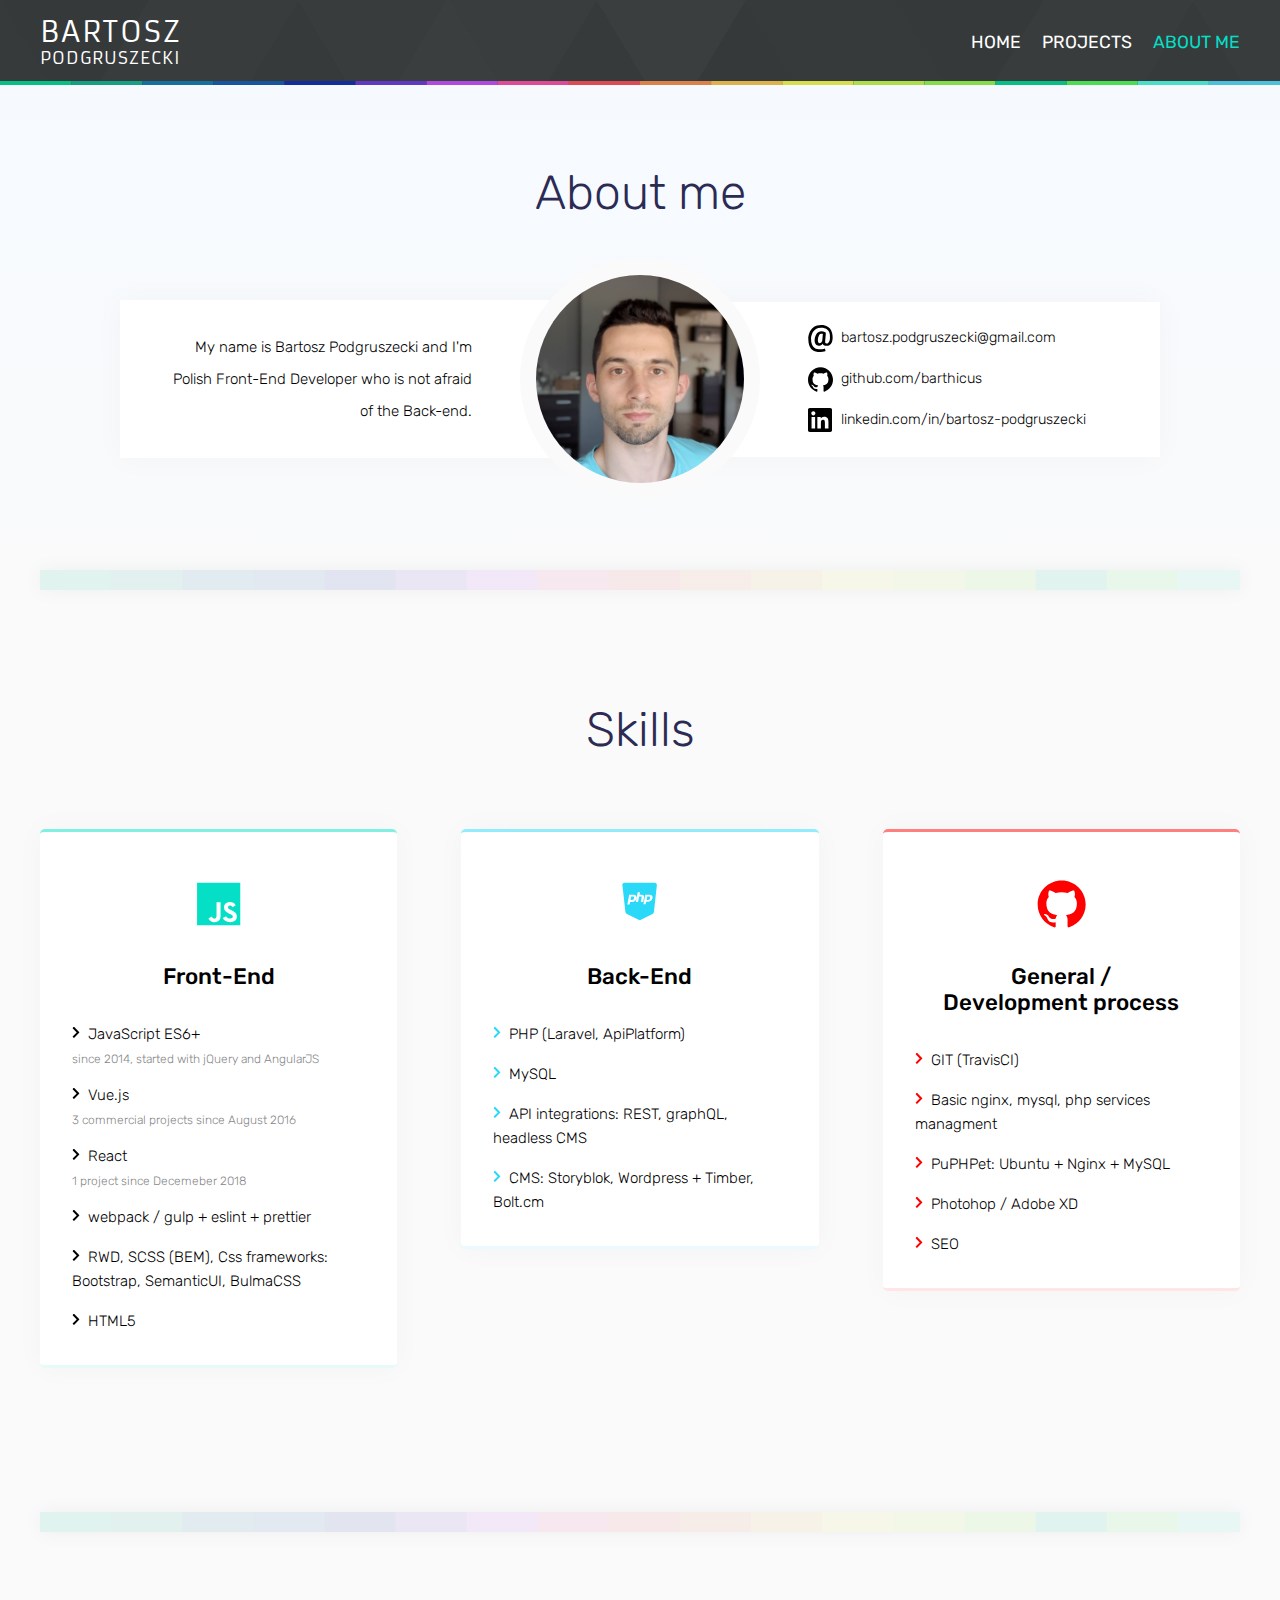
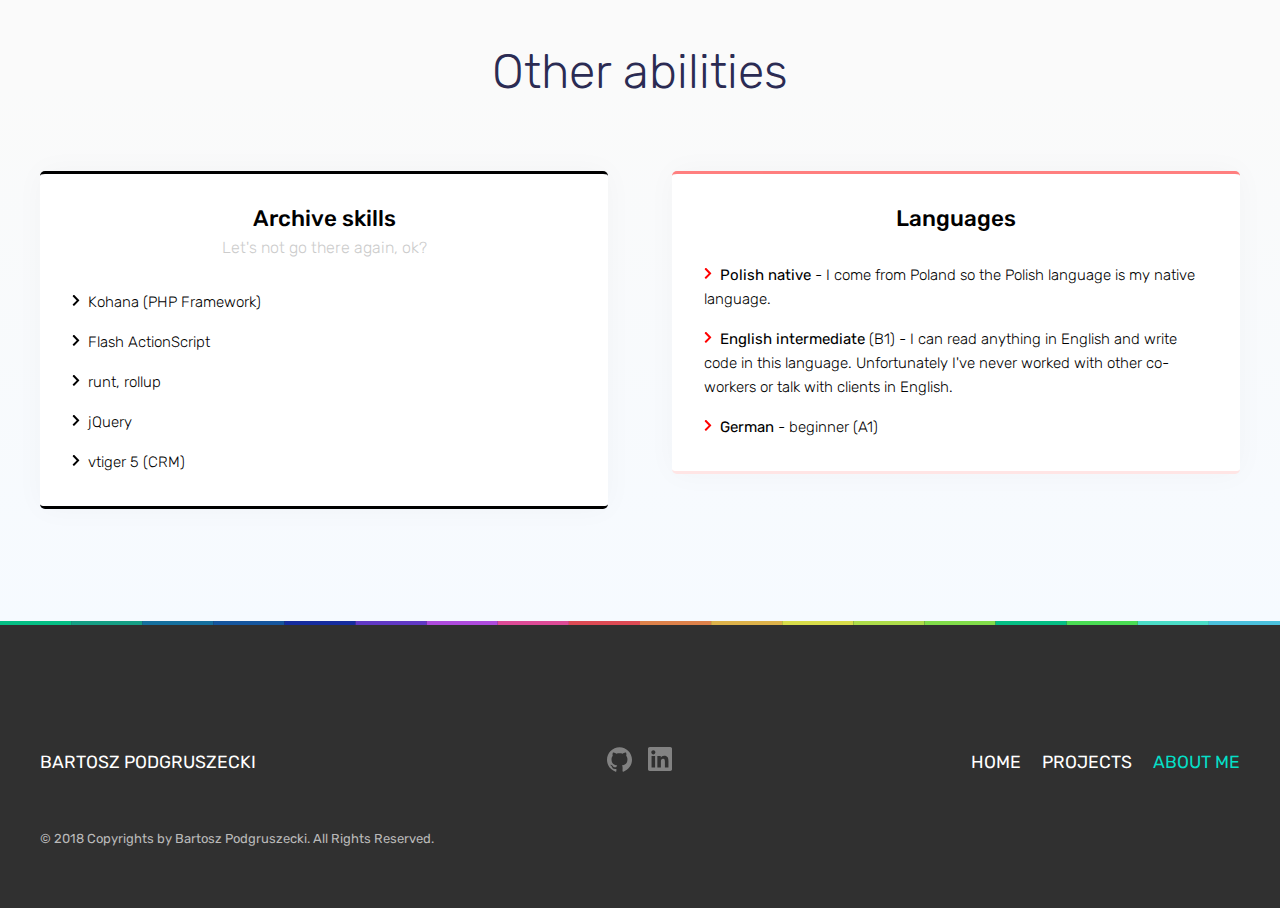
<file: about-me/index.html>
<!DOCTYPE html><html lang="en"><head><script>var StoryblokCacheVersion = '1552135270394';</script><meta charSet="utf-8" class="next-head"/><title class="next-head">About me | Bartosz Podgruszecki Portfolio</title><meta name="description" content="My name is Bartosz Podgruszecki and I&#x27;m Polish Front-End Developer who is not afraid of the Back-end." class="next-head"/><meta http-equiv="X-UA-Compatible" content="IE=edge,chrome=1" class="next-head"/><meta name="viewport" content="width=device-width, initial-scale=1.0" class="next-head"/><meta name="theme-color" content="#05DFC6" class="next-head"/><meta name="google-site-verification" content="7BL9E498oTNM9FUsNagndogPxLDtDn7Xg84x0G8lpow" class="next-head"/><link rel="icon" href="[data-uri]" class="next-head"/><link rel="apple-touch-icon-precomposed" href="[data-uri]" class="next-head"/><link rel="preload" href="/_next/static/bKHpeRhrEe1dXY5zcW1Vr/pages/about-me.js" as="script"/><link rel="preload" href="/_next/static/bKHpeRhrEe1dXY5zcW1Vr/pages/_app.js" as="script"/><link rel="preload" href="/_next/static/runtime/webpack-87f0008c1a04566325a3.js" as="script"/><link rel="preload" href="/_next/static/chunks/commons.a1357623c33a9078fb74.js" as="script"/><link rel="preload" href="/_next/static/chunks/styles.214576c4204cda36b6c1.js" as="script"/><link rel="preload" href="/_next/static/runtime/main-56344f94968f6c9a9346.js" as="script"/><link rel="stylesheet" href="/_next/static/chunks/commons.5c19a410.chunk.css"/><link rel="stylesheet" href="/_next/static/chunks/styles.59624bac.chunk.css"/><style id="__jsx-377670275">.page-transition-enter{opacity:0;}.page-transition-enter-active{opacity:1;-webkit-transition:opacity 150ms;transition:opacity 150ms;}.page-transition-exit{opacity:1;}.page-transition-exit-active{opacity:0;-webkit-transition:opacity 150ms;transition:opacity 150ms;}</style></head><body><div id="__next"><header class="root-header bg-with-pattern"><div class="navbar"><div class="container"><div class="navbar__logo"><a class="nav__link" href="/"><span>Bartosz</span> <span>Podgruszecki</span></a></div><nav class="navbar__nav nav"><button aria-label="trigger menu button" type="button" class="nav__trigger"><div class="lines"><span class="line line-1"></span><span class="line line-2"></span><span class="line line-3"></span></div></button><ul class="nav__items bg-with-pattern"><li class="nav__item"><a class="nav__link" href="/">Home</a></li><li class="nav__item"><a class="nav__link" href="/projects/">Projects</a></li><li class="nav__item nav__item--active"><a class="nav__link" href="/about-me/">About me</a></li></ul></nav></div><svg xmlns="http://www.w3.org/2000/svg" role="img" class="color-bar" aria-label="colorBar" title="colorBar"><title>colorBar</title><g><rect></rect><rect></rect><rect></rect><rect></rect><rect></rect><rect></rect><rect></rect><rect></rect><rect></rect><rect></rect><rect></rect><rect></rect><rect></rect><rect></rect><rect></rect><rect></rect><rect></rect><rect></rect></g></svg></div><svg xmlns="http://www.w3.org/2000/svg" role="img" class="color-bar" aria-label="colorBar" title="colorBar"><title>colorBar</title><g><rect></rect><rect></rect><rect></rect><rect></rect><rect></rect><rect></rect><rect></rect><rect></rect><rect></rect><rect></rect><rect></rect><rect></rect><rect></rect><rect></rect><rect></rect><rect></rect><rect></rect><rect></rect></g></svg></header><div class="page-transition-enter"><main><section class="section section--about-me"><div class="container"><h1 class="section__title">About me</h1><div class="intro-contact"><div class="intro"><p>My name is Bartosz Podgruszecki and I&#x27;m Polish Front-End Developer who is not afraid of the Back-end.</p></div><div class="photo"><img src="/_next/static/images/me-7e6d5ce95ca75effe0a1113aa433b50f.jpg" alt="Bartosz Podgruszecki" class="photo__img"/></div><div class="contact"><ul class="contact__items"><li class="contact__item"><a href="mailto:bartosz.podgruszecki@gmail.com" class="contact__link"><svg xmlns="http://www.w3.org/2000/svg" role="img" viewBox="0 0 24 24" class="contact__svg" aria-label="email" title="email" style="transform:scale(1.3)"><title>email</title><path d="M21,11c0,6.708-4.282,6.437-4.826,6.437c-0.616,0-1.147-0.133-1.595-0.397c-0.448-0.265-0.786-0.645-1.016-1.139 c-0.358,0.501-0.775,0.877-1.252,1.128c-0.476,0.251-0.993,0.376-1.552,0.376c-0.522,0-0.99-0.114-1.401-0.344 c-0.412-0.229-0.754-0.553-1.026-0.973c-0.272-0.418-0.466-0.924-0.58-1.514c-0.114-0.592-0.136-1.252-0.064-1.982 c0.101-0.917,0.299-1.746,0.597-2.487C8.581,9.364,8.95,8.732,9.39,8.209C9.831,7.687,10.332,7.284,10.893,7 c0.563-0.283,1.159-0.424,1.789-0.424c2.026,0,3.083,1.021,3.298,1.171l-0.548,6.209c-0.043,0.358-0.203,1.751,1.128,1.751 C16.911,15.707,19,15.25,19,11c0-0.133,0.917-7-6.575-7C6.271,4,5,9.896,5,12c0,8.388,5.312,8,7,8c2.021,0,3.053-0.426,3.282-0.533 l0.447,1.825C15.478,21.457,14.479,22,12,22c-3.063,0-9-0.146-9-10c0-1.362,0.75-10,9.468-10C20.812,2,21,9.563,21,11z M10.072,12.592c-0.079,0.945,0.004,1.663,0.247,2.154c0.243,0.49,0.638,0.735,1.182,0.735c1.103,0,1.654-1.436,1.783-1.794 l0.451-5.081c-0.129-0.043-0.702-0.14-0.859-0.14c-0.823,0-1.463,0.351-1.918,1.053C10.504,10.222,10.208,11.246,10.072,12.592z"></path></svg><span class="contact__label">bartosz.podgruszecki@gmail.com</span></a></li><li class="contact__item"><a href="https://github.com/barthicus" target="_blank" rel="noopener noreferrer" class="contact__link"><svg xmlns="http://www.w3.org/2000/svg" role="img" viewBox="0 0 24 24" class="contact__svg" aria-label="GitHub" title="GitHub"><title>GitHub</title><path d="M12 .297c-6.63 0-12 5.373-12 12 0 5.303 3.438 9.8 8.205 11.385.6.113.82-.258.82-.577 0-.285-.01-1.04-.015-2.04-3.338.724-4.042-1.61-4.042-1.61C4.422 18.07 3.633 17.7 3.633 17.7c-1.087-.744.084-.729.084-.729 1.205.084 1.838 1.236 1.838 1.236 1.07 1.835 2.809 1.305 3.495.998.108-.776.417-1.305.76-1.605-2.665-.3-5.466-1.332-5.466-5.93 0-1.31.465-2.38 1.235-3.22-.135-.303-.54-1.523.105-3.176 0 0 1.005-.322 3.3 1.23.96-.267 1.98-.399 3-.405 1.02.006 2.04.138 3 .405 2.28-1.552 3.285-1.23 3.285-1.23.645 1.653.24 2.873.12 3.176.765.84 1.23 1.91 1.23 3.22 0 4.61-2.805 5.625-5.475 5.92.42.36.81 1.096.81 2.22 0 1.606-.015 2.896-.015 3.286 0 .315.21.69.825.57C20.565 22.092 24 17.592 24 12.297c0-6.627-5.373-12-12-12"></path></svg><span class="contact__label">github.com/barthicus</span></a></li><li class="contact__item"><a href="https://www.linkedin.com/in/bartosz-podgruszecki" target="_blank" rel="noopener noreferrer" class="contact__link"><svg xmlns="http://www.w3.org/2000/svg" role="img" class="contact__svg" aria-label="Linkedin" title="Linkedin"><title>Linkedin</title><path d="M20.447 20.452h-3.554v-5.569c0-1.328-.027-3.037-1.852-3.037-1.853 0-2.136 1.445-2.136 2.939v5.667H9.351V9h3.414v1.561h.046c.477-.9 1.637-1.85 3.37-1.85 3.601 0 4.267 2.37 4.267 5.455v6.286zM5.337 7.433c-1.144 0-2.063-.926-2.063-2.065 0-1.138.92-2.063 2.063-2.063 1.14 0 2.064.925 2.064 2.063 0 1.139-.925 2.065-2.064 2.065zm1.782 13.019H3.555V9h3.564v11.452zM22.225 0H1.771C.792 0 0 .774 0 1.729v20.542C0 23.227.792 24 1.771 24h20.451C23.2 24 24 23.227 24 22.271V1.729C24 .774 23.2 0 22.222 0h.003z"></path></svg><span class="contact__label">linkedin.com/in/bartosz-podgruszecki</span></a></li></ul></div></div><svg xmlns="http://www.w3.org/2000/svg" role="img" class="color-bar" aria-label="colorBar" title="colorBar"><title>colorBar</title><g><rect></rect><rect></rect><rect></rect><rect></rect><rect></rect><rect></rect><rect></rect><rect></rect><rect></rect><rect></rect><rect></rect><rect></rect><rect></rect><rect></rect><rect></rect><rect></rect><rect></rect><rect></rect></g></svg><h2 class="section__title">Skills</h2><div class="columns skills"><div class="column"><div class="skills__box skills__box--frontend"><svg xmlns="http://www.w3.org/2000/svg" role="img" viewBox="0 0 256 256" class="skills__icon" aria-label="JavaScript" title="JavaScript" style="transform:scale(0.9)"><title>JavaScript</title><g xmlns="http://www.w3.org/2000/svg"><path d="M0,0 L256,0 L256,256 L0,256 L0,0 Z"></path><path d="M67.311746,213.932292 L86.902654,202.076241 C90.6821079,208.777346 94.1202286,214.447137 102.367086,214.447137 C110.272203,214.447137 115.256076,211.354819 115.256076,199.326883 L115.256076,117.528787 L139.313575,117.528787 L139.313575,199.666997 C139.313575,224.58433 124.707759,235.925943 103.3984,235.925943 C84.1532952,235.925943 72.9819429,225.958603 67.3113397,213.93026" fill="#ffffff"></path><path d="M152.380952,211.354413 L171.969422,200.0128 C177.125994,208.433981 183.827911,214.619835 195.684368,214.619835 C205.652521,214.619835 212.009041,209.635962 212.009041,202.762159 C212.009041,194.513676 205.479416,191.592025 194.481168,186.78207 L188.468419,184.202565 C171.111213,176.81473 159.597308,167.53534 159.597308,147.944838 C159.597308,129.901308 173.344508,116.153295 194.825752,116.153295 C210.119924,116.153295 221.117765,121.48094 229.021663,135.400432 L210.29059,147.428775 C206.166146,140.040127 201.699556,137.119289 194.826159,137.119289 C187.78047,137.119289 183.312254,141.587098 183.312254,147.428775 C183.312254,154.646349 187.78047,157.568406 198.089956,162.036622 L204.103924,164.614095 C224.553448,173.378641 236.067352,182.313448 236.067352,202.418387 C236.067352,224.071924 219.055137,235.927975 196.200432,235.927975 C173.860978,235.927975 159.425829,225.274311 152.381359,211.354413" fill="#ffffff"></path></g></svg><h3 class="skills__title">Front-End</h3><ul class="skills__items"><li class="skills__item"><svg xmlns="http://www.w3.org/2000/svg" role="img" viewBox="0 0 320 512" class="svg-icon" aria-label="chevronRight" title="chevronRight"><title>chevronRight</title><path d="M285.476 272.971L91.132 467.314c-9.373 9.373-24.569 9.373-33.941 0l-22.667-22.667c-9.357-9.357-9.375-24.522-.04-33.901L188.505 256 34.484 101.255c-9.335-9.379-9.317-24.544.04-33.901l22.667-22.667c9.373-9.373 24.569-9.373 33.941 0L285.475 239.03c9.373 9.372 9.373 24.568.001 33.941z"></path></svg>JavaScript ES6+<br/><small>since 2014, started with jQuery and AngularJS</small></li><li class="skills__item"><svg xmlns="http://www.w3.org/2000/svg" role="img" viewBox="0 0 320 512" class="svg-icon" aria-label="chevronRight" title="chevronRight"><title>chevronRight</title><path d="M285.476 272.971L91.132 467.314c-9.373 9.373-24.569 9.373-33.941 0l-22.667-22.667c-9.357-9.357-9.375-24.522-.04-33.901L188.505 256 34.484 101.255c-9.335-9.379-9.317-24.544.04-33.901l22.667-22.667c9.373-9.373 24.569-9.373 33.941 0L285.475 239.03c9.373 9.372 9.373 24.568.001 33.941z"></path></svg>Vue.js<br/><small>3 commercial projects since August 2016</small></li><li class="skills__item"><svg xmlns="http://www.w3.org/2000/svg" role="img" viewBox="0 0 320 512" class="svg-icon" aria-label="chevronRight" title="chevronRight"><title>chevronRight</title><path d="M285.476 272.971L91.132 467.314c-9.373 9.373-24.569 9.373-33.941 0l-22.667-22.667c-9.357-9.357-9.375-24.522-.04-33.901L188.505 256 34.484 101.255c-9.335-9.379-9.317-24.544.04-33.901l22.667-22.667c9.373-9.373 24.569-9.373 33.941 0L285.475 239.03c9.373 9.372 9.373 24.568.001 33.941z"></path></svg>React<br/><small>1 project since Decemeber 2018</small></li><li class="skills__item"><svg xmlns="http://www.w3.org/2000/svg" role="img" viewBox="0 0 320 512" class="svg-icon" aria-label="chevronRight" title="chevronRight"><title>chevronRight</title><path d="M285.476 272.971L91.132 467.314c-9.373 9.373-24.569 9.373-33.941 0l-22.667-22.667c-9.357-9.357-9.375-24.522-.04-33.901L188.505 256 34.484 101.255c-9.335-9.379-9.317-24.544.04-33.901l22.667-22.667c9.373-9.373 24.569-9.373 33.941 0L285.475 239.03c9.373 9.372 9.373 24.568.001 33.941z"></path></svg>webpack / gulp + eslint + prettier</li><li class="skills__item"><svg xmlns="http://www.w3.org/2000/svg" role="img" viewBox="0 0 320 512" class="svg-icon" aria-label="chevronRight" title="chevronRight"><title>chevronRight</title><path d="M285.476 272.971L91.132 467.314c-9.373 9.373-24.569 9.373-33.941 0l-22.667-22.667c-9.357-9.357-9.375-24.522-.04-33.901L188.505 256 34.484 101.255c-9.335-9.379-9.317-24.544.04-33.901l22.667-22.667c9.373-9.373 24.569-9.373 33.941 0L285.475 239.03c9.373 9.372 9.373 24.568.001 33.941z"></path></svg>RWD, SCSS (BEM), Css frameworks: Bootstrap, SemanticUI, BulmaCSS</li><li class="skills__item"><svg xmlns="http://www.w3.org/2000/svg" role="img" viewBox="0 0 320 512" class="svg-icon" aria-label="chevronRight" title="chevronRight"><title>chevronRight</title><path d="M285.476 272.971L91.132 467.314c-9.373 9.373-24.569 9.373-33.941 0l-22.667-22.667c-9.357-9.357-9.375-24.522-.04-33.901L188.505 256 34.484 101.255c-9.335-9.379-9.317-24.544.04-33.901l22.667-22.667c9.373-9.373 24.569-9.373 33.941 0L285.475 239.03c9.373 9.372 9.373 24.568.001 33.941z"></path></svg>HTML5</li></ul></div></div><div class="column"><div class="skills__box skills__box--backend"><svg xmlns="http://www.w3.org/2000/svg" role="img" viewBox="0 0 40 48" class="skills__icon" aria-label="PHP" title="PHP" style="transform:scale(0.9)"><title>PHP</title><path d="M36.144 0.096v0c1.632 0 2.976 1.344 2.976 2.832v0.048c0 0.096-0.048 0.24-0.048 0.336l-3.168 29.040c0.048 1.152-0.576 2.256-1.632 2.784l-12.864 6.336c-0.432 0.192-0.864 0.288-1.296 0.288s-0.864-0.097-1.296-0.288l-12.912-6.336c-0.576-0.288-1.056-0.72-1.344-1.296-0.24-0.336-0.384-0.72-0.432-1.152l-3.264-29.28c0-0.096-0.144-0.24-0.144-0.336v-0.048c0-1.584 1.44-2.928 3.072-2.928h32.352zM6.272 24.443l2.526 0 0.532-2.791h2.393c2.26 0.133 4.785-1.728 4.785-4.918 0-1.861-1.063-2.924-3.19-3.057h-4.918zM9.861 19.658l0.665-3.988h1.728c0.93 0 1.595 0.399 1.595 1.196-0.133 2.26-1.196 2.658-2.393 2.791zM15.709 21.652l2.525 0 1.196-5.981h1.994c0.93 0 0.93 0.399 0.798 1.063l-0.93 4.918h2.658l0.93-5.45c0.266-1.329-0.532-2.393-2.658-2.525h-2.393l0.532-2.791h-2.525zM24.165 24.292l2.51 0 0.528-2.774h2.378c2.245 0.132 4.755-1.717 4.755-4.887 0-1.849-1.057-2.906-3.17-3.038h-4.887zM27.731 19.537l0.66-3.963h1.717c0.925 0 1.585 0.396 1.585 1.189-0.132 2.246-1.189 2.642-2.378 2.774z"></path></svg><h3 class="skills__title">Back-End</h3><ul class="skills__items"><li class="skills__item"><svg xmlns="http://www.w3.org/2000/svg" role="img" viewBox="0 0 320 512" class="svg-icon" aria-label="chevronRight" title="chevronRight"><title>chevronRight</title><path d="M285.476 272.971L91.132 467.314c-9.373 9.373-24.569 9.373-33.941 0l-22.667-22.667c-9.357-9.357-9.375-24.522-.04-33.901L188.505 256 34.484 101.255c-9.335-9.379-9.317-24.544.04-33.901l22.667-22.667c9.373-9.373 24.569-9.373 33.941 0L285.475 239.03c9.373 9.372 9.373 24.568.001 33.941z"></path></svg>PHP (Laravel, ApiPlatform)</li><li class="skills__item"><svg xmlns="http://www.w3.org/2000/svg" role="img" viewBox="0 0 320 512" class="svg-icon" aria-label="chevronRight" title="chevronRight"><title>chevronRight</title><path d="M285.476 272.971L91.132 467.314c-9.373 9.373-24.569 9.373-33.941 0l-22.667-22.667c-9.357-9.357-9.375-24.522-.04-33.901L188.505 256 34.484 101.255c-9.335-9.379-9.317-24.544.04-33.901l22.667-22.667c9.373-9.373 24.569-9.373 33.941 0L285.475 239.03c9.373 9.372 9.373 24.568.001 33.941z"></path></svg>MySQL</li><li class="skills__item"><svg xmlns="http://www.w3.org/2000/svg" role="img" viewBox="0 0 320 512" class="svg-icon" aria-label="chevronRight" title="chevronRight"><title>chevronRight</title><path d="M285.476 272.971L91.132 467.314c-9.373 9.373-24.569 9.373-33.941 0l-22.667-22.667c-9.357-9.357-9.375-24.522-.04-33.901L188.505 256 34.484 101.255c-9.335-9.379-9.317-24.544.04-33.901l22.667-22.667c9.373-9.373 24.569-9.373 33.941 0L285.475 239.03c9.373 9.372 9.373 24.568.001 33.941z"></path></svg>API integrations: REST, graphQL, headless CMS</li><li class="skills__item"><svg xmlns="http://www.w3.org/2000/svg" role="img" viewBox="0 0 320 512" class="svg-icon" aria-label="chevronRight" title="chevronRight"><title>chevronRight</title><path d="M285.476 272.971L91.132 467.314c-9.373 9.373-24.569 9.373-33.941 0l-22.667-22.667c-9.357-9.357-9.375-24.522-.04-33.901L188.505 256 34.484 101.255c-9.335-9.379-9.317-24.544.04-33.901l22.667-22.667c9.373-9.373 24.569-9.373 33.941 0L285.475 239.03c9.373 9.372 9.373 24.568.001 33.941z"></path></svg>CMS: Storyblok, Wordpress + Timber, Bolt.cm</li></ul></div></div><div class="column"><div class="skills__box skills__box--general"><svg xmlns="http://www.w3.org/2000/svg" role="img" viewBox="0 0 24 24" class="skills__icon" aria-label="GitHub" title="GitHub"><title>GitHub</title><path d="M12 .297c-6.63 0-12 5.373-12 12 0 5.303 3.438 9.8 8.205 11.385.6.113.82-.258.82-.577 0-.285-.01-1.04-.015-2.04-3.338.724-4.042-1.61-4.042-1.61C4.422 18.07 3.633 17.7 3.633 17.7c-1.087-.744.084-.729.084-.729 1.205.084 1.838 1.236 1.838 1.236 1.07 1.835 2.809 1.305 3.495.998.108-.776.417-1.305.76-1.605-2.665-.3-5.466-1.332-5.466-5.93 0-1.31.465-2.38 1.235-3.22-.135-.303-.54-1.523.105-3.176 0 0 1.005-.322 3.3 1.23.96-.267 1.98-.399 3-.405 1.02.006 2.04.138 3 .405 2.28-1.552 3.285-1.23 3.285-1.23.645 1.653.24 2.873.12 3.176.765.84 1.23 1.91 1.23 3.22 0 4.61-2.805 5.625-5.475 5.92.42.36.81 1.096.81 2.22 0 1.606-.015 2.896-.015 3.286 0 .315.21.69.825.57C20.565 22.092 24 17.592 24 12.297c0-6.627-5.373-12-12-12"></path></svg><h3 class="skills__title">General / <br/>Development process</h3><ul class="skills__items"><li class="skills__item"><svg xmlns="http://www.w3.org/2000/svg" role="img" viewBox="0 0 320 512" class="svg-icon" aria-label="chevronRight" title="chevronRight"><title>chevronRight</title><path d="M285.476 272.971L91.132 467.314c-9.373 9.373-24.569 9.373-33.941 0l-22.667-22.667c-9.357-9.357-9.375-24.522-.04-33.901L188.505 256 34.484 101.255c-9.335-9.379-9.317-24.544.04-33.901l22.667-22.667c9.373-9.373 24.569-9.373 33.941 0L285.475 239.03c9.373 9.372 9.373 24.568.001 33.941z"></path></svg>GIT (TravisCI)</li><li class="skills__item"><svg xmlns="http://www.w3.org/2000/svg" role="img" viewBox="0 0 320 512" class="svg-icon" aria-label="chevronRight" title="chevronRight"><title>chevronRight</title><path d="M285.476 272.971L91.132 467.314c-9.373 9.373-24.569 9.373-33.941 0l-22.667-22.667c-9.357-9.357-9.375-24.522-.04-33.901L188.505 256 34.484 101.255c-9.335-9.379-9.317-24.544.04-33.901l22.667-22.667c9.373-9.373 24.569-9.373 33.941 0L285.475 239.03c9.373 9.372 9.373 24.568.001 33.941z"></path></svg>Basic nginx, mysql, php services managment</li><li class="skills__item"><svg xmlns="http://www.w3.org/2000/svg" role="img" viewBox="0 0 320 512" class="svg-icon" aria-label="chevronRight" title="chevronRight"><title>chevronRight</title><path d="M285.476 272.971L91.132 467.314c-9.373 9.373-24.569 9.373-33.941 0l-22.667-22.667c-9.357-9.357-9.375-24.522-.04-33.901L188.505 256 34.484 101.255c-9.335-9.379-9.317-24.544.04-33.901l22.667-22.667c9.373-9.373 24.569-9.373 33.941 0L285.475 239.03c9.373 9.372 9.373 24.568.001 33.941z"></path></svg>PuPHPet: Ubuntu + Nginx + MySQL</li><li class="skills__item"><svg xmlns="http://www.w3.org/2000/svg" role="img" viewBox="0 0 320 512" class="svg-icon" aria-label="chevronRight" title="chevronRight"><title>chevronRight</title><path d="M285.476 272.971L91.132 467.314c-9.373 9.373-24.569 9.373-33.941 0l-22.667-22.667c-9.357-9.357-9.375-24.522-.04-33.901L188.505 256 34.484 101.255c-9.335-9.379-9.317-24.544.04-33.901l22.667-22.667c9.373-9.373 24.569-9.373 33.941 0L285.475 239.03c9.373 9.372 9.373 24.568.001 33.941z"></path></svg>Photohop / Adobe XD</li><li class="skills__item"><svg xmlns="http://www.w3.org/2000/svg" role="img" viewBox="0 0 320 512" class="svg-icon" aria-label="chevronRight" title="chevronRight"><title>chevronRight</title><path d="M285.476 272.971L91.132 467.314c-9.373 9.373-24.569 9.373-33.941 0l-22.667-22.667c-9.357-9.357-9.375-24.522-.04-33.901L188.505 256 34.484 101.255c-9.335-9.379-9.317-24.544.04-33.901l22.667-22.667c9.373-9.373 24.569-9.373 33.941 0L285.475 239.03c9.373 9.372 9.373 24.568.001 33.941z"></path></svg>SEO</li></ul></div></div></div><svg xmlns="http://www.w3.org/2000/svg" role="img" class="color-bar" aria-label="colorBar" title="colorBar"><title>colorBar</title><g><rect></rect><rect></rect><rect></rect><rect></rect><rect></rect><rect></rect><rect></rect><rect></rect><rect></rect><rect></rect><rect></rect><rect></rect><rect></rect><rect></rect><rect></rect><rect></rect><rect></rect><rect></rect></g></svg><h2 class="section__title">Other abilities</h2><div class="columns skills"><div class="column"><div class="skills__box skills__box--archive"><h3 class="skills__title">Archive skills</h3><p class="skills__small-title">Let&#x27;s not go there again, ok?</p><ul class="skills__items"><li class="skills__item"><svg xmlns="http://www.w3.org/2000/svg" role="img" viewBox="0 0 320 512" class="svg-icon" aria-label="chevronRight" title="chevronRight"><title>chevronRight</title><path d="M285.476 272.971L91.132 467.314c-9.373 9.373-24.569 9.373-33.941 0l-22.667-22.667c-9.357-9.357-9.375-24.522-.04-33.901L188.505 256 34.484 101.255c-9.335-9.379-9.317-24.544.04-33.901l22.667-22.667c9.373-9.373 24.569-9.373 33.941 0L285.475 239.03c9.373 9.372 9.373 24.568.001 33.941z"></path></svg>Kohana (PHP Framework)</li><li class="skills__item"><svg xmlns="http://www.w3.org/2000/svg" role="img" viewBox="0 0 320 512" class="svg-icon" aria-label="chevronRight" title="chevronRight"><title>chevronRight</title><path d="M285.476 272.971L91.132 467.314c-9.373 9.373-24.569 9.373-33.941 0l-22.667-22.667c-9.357-9.357-9.375-24.522-.04-33.901L188.505 256 34.484 101.255c-9.335-9.379-9.317-24.544.04-33.901l22.667-22.667c9.373-9.373 24.569-9.373 33.941 0L285.475 239.03c9.373 9.372 9.373 24.568.001 33.941z"></path></svg>Flash ActionScript</li><li class="skills__item"><svg xmlns="http://www.w3.org/2000/svg" role="img" viewBox="0 0 320 512" class="svg-icon" aria-label="chevronRight" title="chevronRight"><title>chevronRight</title><path d="M285.476 272.971L91.132 467.314c-9.373 9.373-24.569 9.373-33.941 0l-22.667-22.667c-9.357-9.357-9.375-24.522-.04-33.901L188.505 256 34.484 101.255c-9.335-9.379-9.317-24.544.04-33.901l22.667-22.667c9.373-9.373 24.569-9.373 33.941 0L285.475 239.03c9.373 9.372 9.373 24.568.001 33.941z"></path></svg>runt, rollup</li><li class="skills__item"><svg xmlns="http://www.w3.org/2000/svg" role="img" viewBox="0 0 320 512" class="svg-icon" aria-label="chevronRight" title="chevronRight"><title>chevronRight</title><path d="M285.476 272.971L91.132 467.314c-9.373 9.373-24.569 9.373-33.941 0l-22.667-22.667c-9.357-9.357-9.375-24.522-.04-33.901L188.505 256 34.484 101.255c-9.335-9.379-9.317-24.544.04-33.901l22.667-22.667c9.373-9.373 24.569-9.373 33.941 0L285.475 239.03c9.373 9.372 9.373 24.568.001 33.941z"></path></svg>jQuery</li><li class="skills__item"><svg xmlns="http://www.w3.org/2000/svg" role="img" viewBox="0 0 320 512" class="svg-icon" aria-label="chevronRight" title="chevronRight"><title>chevronRight</title><path d="M285.476 272.971L91.132 467.314c-9.373 9.373-24.569 9.373-33.941 0l-22.667-22.667c-9.357-9.357-9.375-24.522-.04-33.901L188.505 256 34.484 101.255c-9.335-9.379-9.317-24.544.04-33.901l22.667-22.667c9.373-9.373 24.569-9.373 33.941 0L285.475 239.03c9.373 9.372 9.373 24.568.001 33.941z"></path></svg>vtiger 5 (CRM)</li></ul></div></div><div class="column"><div class="skills__box skills__box--general"><h3 class="skills__title">Languages</h3><ul class="skills__items"><li class="skills__item"><svg xmlns="http://www.w3.org/2000/svg" role="img" viewBox="0 0 320 512" class="svg-icon" aria-label="chevronRight" title="chevronRight"><title>chevronRight</title><path d="M285.476 272.971L91.132 467.314c-9.373 9.373-24.569 9.373-33.941 0l-22.667-22.667c-9.357-9.357-9.375-24.522-.04-33.901L188.505 256 34.484 101.255c-9.335-9.379-9.317-24.544.04-33.901l22.667-22.667c9.373-9.373 24.569-9.373 33.941 0L285.475 239.03c9.373 9.372 9.373 24.568.001 33.941z"></path></svg><b>Polish native</b> - I come from Poland so the Polish language is my native language.</li><li class="skills__item"><svg xmlns="http://www.w3.org/2000/svg" role="img" viewBox="0 0 320 512" class="svg-icon" aria-label="chevronRight" title="chevronRight"><title>chevronRight</title><path d="M285.476 272.971L91.132 467.314c-9.373 9.373-24.569 9.373-33.941 0l-22.667-22.667c-9.357-9.357-9.375-24.522-.04-33.901L188.505 256 34.484 101.255c-9.335-9.379-9.317-24.544.04-33.901l22.667-22.667c9.373-9.373 24.569-9.373 33.941 0L285.475 239.03c9.373 9.372 9.373 24.568.001 33.941z"></path></svg><b>English intermediate</b> (B1) - I can read anything in English and write code in this language. Unfortunately I&#x27;ve never worked with other co-workers or talk with clients in English.</li><li class="skills__item"><svg xmlns="http://www.w3.org/2000/svg" role="img" viewBox="0 0 320 512" class="svg-icon" aria-label="chevronRight" title="chevronRight"><title>chevronRight</title><path d="M285.476 272.971L91.132 467.314c-9.373 9.373-24.569 9.373-33.941 0l-22.667-22.667c-9.357-9.357-9.375-24.522-.04-33.901L188.505 256 34.484 101.255c-9.335-9.379-9.317-24.544.04-33.901l22.667-22.667c9.373-9.373 24.569-9.373 33.941 0L285.475 239.03c9.373 9.372 9.373 24.568.001 33.941z"></path></svg><b>German</b> - beginner (A1)</li></ul></div></div></div></div></section></main><button type="button" class="scrolltop"><svg xmlns="http://www.w3.org/2000/svg" role="img" viewBox="0 0 444.819 444.819" class="scrolltop__svg" aria-label="arrowUp" title="arrowUp"><title>arrowUp</title><path d="M433.968,278.657L248.387,92.79c-7.419-7.044-16.08-10.566-25.977-10.566c-10.088,0-18.652,3.521-25.697,10.566 L10.848,278.657C3.615,285.887,0,294.549,0,304.637c0,10.28,3.619,18.843,10.848,25.693l21.411,21.413   c6.854,7.23,15.42,10.852,25.697,10.852c10.278,0,18.842-3.621,25.697-10.852L222.41,213.271L361.168,351.74   c6.848,7.228,15.413,10.852,25.7,10.852c10.082,0,18.747-3.624,25.975-10.852l21.409-21.412   c7.043-7.043,10.567-15.608,10.567-25.693C444.819,294.545,441.205,285.884,433.968,278.657z"></path></svg><span class="scrolltop__text">to top</span></button><footer class="root-footer"><svg xmlns="http://www.w3.org/2000/svg" role="img" class="color-bar" aria-label="colorBar" title="colorBar"><title>colorBar</title><g><rect></rect><rect></rect><rect></rect><rect></rect><rect></rect><rect></rect><rect></rect><rect></rect><rect></rect><rect></rect><rect></rect><rect></rect><rect></rect><rect></rect><rect></rect><rect></rect><rect></rect><rect></rect></g></svg><div class="root-footer__bottom"><div class="container"><div class="columns"><div class="column logo"><a class="nav__link" href="/"><span>Bartosz</span> <span>Podgruszecki</span></a></div><div class="column socials"><a href="https://github.com/barthicus" target="_blank" rel="noopener noreferrer" class="socials__link" aria-label="GitHub Profile"><svg xmlns="http://www.w3.org/2000/svg" role="img" viewBox="0 0 24 24" class="socials__svg" aria-label="GitHub" title="GitHub"><title>GitHub</title><path d="M12 .297c-6.63 0-12 5.373-12 12 0 5.303 3.438 9.8 8.205 11.385.6.113.82-.258.82-.577 0-.285-.01-1.04-.015-2.04-3.338.724-4.042-1.61-4.042-1.61C4.422 18.07 3.633 17.7 3.633 17.7c-1.087-.744.084-.729.084-.729 1.205.084 1.838 1.236 1.838 1.236 1.07 1.835 2.809 1.305 3.495.998.108-.776.417-1.305.76-1.605-2.665-.3-5.466-1.332-5.466-5.93 0-1.31.465-2.38 1.235-3.22-.135-.303-.54-1.523.105-3.176 0 0 1.005-.322 3.3 1.23.96-.267 1.98-.399 3-.405 1.02.006 2.04.138 3 .405 2.28-1.552 3.285-1.23 3.285-1.23.645 1.653.24 2.873.12 3.176.765.84 1.23 1.91 1.23 3.22 0 4.61-2.805 5.625-5.475 5.92.42.36.81 1.096.81 2.22 0 1.606-.015 2.896-.015 3.286 0 .315.21.69.825.57C20.565 22.092 24 17.592 24 12.297c0-6.627-5.373-12-12-12"></path></svg></a><a href="https://www.linkedin.com/in/bartosz-podgruszecki" target="_blank" rel="noopener noreferrer" class="socials__link" aria-label="Linkedin Profile"><svg xmlns="http://www.w3.org/2000/svg" role="img" class="socials__svg" aria-label="Linkedin" title="Linkedin"><title>Linkedin</title><path d="M20.447 20.452h-3.554v-5.569c0-1.328-.027-3.037-1.852-3.037-1.853 0-2.136 1.445-2.136 2.939v5.667H9.351V9h3.414v1.561h.046c.477-.9 1.637-1.85 3.37-1.85 3.601 0 4.267 2.37 4.267 5.455v6.286zM5.337 7.433c-1.144 0-2.063-.926-2.063-2.065 0-1.138.92-2.063 2.063-2.063 1.14 0 2.064.925 2.064 2.063 0 1.139-.925 2.065-2.064 2.065zm1.782 13.019H3.555V9h3.564v11.452zM22.225 0H1.771C.792 0 0 .774 0 1.729v20.542C0 23.227.792 24 1.771 24h20.451C23.2 24 24 23.227 24 22.271V1.729C24 .774 23.2 0 22.222 0h.003z"></path></svg></a></div><div class="column"><nav class="nav"><button aria-label="trigger menu button" type="button" class="nav__trigger"><div class="lines"><span class="line line-1"></span><span class="line line-2"></span><span class="line line-3"></span></div></button><ul class="nav__items bg-with-pattern"><li class="nav__item"><a class="nav__link" href="/">Home</a></li><li class="nav__item"><a class="nav__link" href="/projects/">Projects</a></li><li class="nav__item nav__item--active"><a class="nav__link" href="/about-me/">About me</a></li></ul></nav></div></div></div></div><div class="root-footer__copyrights"><div class="container"><p>© 2018 Copyrights by Bartosz Podgruszecki. All Rights Reserved.</p></div></div></footer></div></div><script id="__NEXT_DATA__" type="application/json">{"props":{"pageProps":{},"router":{"route":"/about-me","components":{"/about-me":{},"/_app":{}},"events":{},"pathname":"/about-me","query":{},"asPath":"/about-me","subscriptions":{},"componentLoadCancel":null}},"page":"/about-me","query":{},"buildId":"bKHpeRhrEe1dXY5zcW1Vr","nextExport":true}</script><script async="" id="__NEXT_PAGE__/about-me" src="/_next/static/bKHpeRhrEe1dXY5zcW1Vr/pages/about-me.js"></script><script async="" id="__NEXT_PAGE__/_app" src="/_next/static/bKHpeRhrEe1dXY5zcW1Vr/pages/_app.js"></script><script src="/_next/static/runtime/webpack-87f0008c1a04566325a3.js" async=""></script><script src="/_next/static/chunks/commons.a1357623c33a9078fb74.js" async=""></script><script src="/_next/static/chunks/styles.214576c4204cda36b6c1.js" async=""></script><script src="/_next/static/runtime/main-56344f94968f6c9a9346.js" async=""></script></body></html>
</file>
<file: _next/static/chunks/commons.5c19a410.chunk.css>
.color-bar{display:block;width:100vw;height:.25rem}.color-bar rect{width:5.55556vw;height:.25rem;y:0}.color-bar rect:first-child{fill:#05bf85;x:0}.color-bar rect:nth-child(2){fill:#159f85;x:5.55556vw}.color-bar rect:nth-child(3){fill:#15709f;x:11.11111vw}.color-bar rect:nth-child(4){fill:#15569f;x:16.66667vw}.color-bar rect:nth-child(5){fill:#152c9f;x:22.22222vw}.color-bar rect:nth-child(6){fill:#6038c5;x:27.77778vw}.color-bar rect:nth-child(7){fill:#ae4add;x:33.33333vw}.color-bar rect:nth-child(8){fill:#dd4a96;x:38.88889vw}.color-bar rect:nth-child(9){fill:#dd4a54;x:44.44444vw}.color-bar rect:nth-child(10){fill:#dd814a;x:50vw}.color-bar rect:nth-child(11){fill:#ddb24a;x:55.55556vw}.color-bar rect:nth-child(12){fill:#d8dd4a;x:61.11111vw}.color-bar rect:nth-child(13){fill:#aedd4a;x:66.66667vw}.color-bar rect:nth-child(14){fill:#81dd4a;x:72.22222vw}.color-bar rect:nth-child(15){fill:#05bf85;x:77.77778vw}.color-bar rect:nth-child(16){fill:#4add54;x:83.33333vw}.color-bar rect:nth-child(17){fill:#4addc7;x:88.88889vw}.color-bar rect:nth-child(18){fill:#4ac0dd;x:94.44444vw}@media (max-width:991px){.nav{order:3}}.nav__items{display:flex;justify-content:flex-end;list-style:none;padding:0;transition:.3s}@media (max-width:767px){.nav__items{display:none}}.nav__item:not(:last-child){margin-right:1.3rem}.nav__link{color:#fff;font-size:1.1rem;text-transform:uppercase;text-decoration:none;transition:.3s}.nav__link>*{pointer-events:none}.nav .nav__link:hover,.nav__item--active .nav__link{color:#05dfc6}.nav__trigger{display:none;cursor:pointer;padding:0;background:none;border:none}@media (max-width:767px){.nav__trigger{display:block}}.nav__trigger:hover .line{background:#05dfc6}.nav__trigger .lines{position:relative;width:30px;height:20px;pointer-events:none}.nav__trigger .line{display:block;background:#fff;width:30px;height:4px;position:absolute;left:0;border-radius:2px;transition:all .4s;pointer-events:none}.nav__trigger .line.line-1{top:0}.nav__trigger .line.line-2{top:50%}.nav__trigger .line.line-3{top:100%}.nav__trigger--active{position:absolute;top:2rem;right:2rem;z-index:4}.nav__trigger--active .line{background:#05dfc6}.nav__trigger--active .line-1{transform:translateY(10px) translateX(0) rotate(45deg)}.nav__trigger--active .line-2{opacity:0}.nav__trigger--active .line-3{transform:translateY(-10px) translateX(0) rotate(-45deg)}.nav__trigger--active+.nav__items{position:fixed;left:0;top:0;bottom:0;right:0;z-index:3;display:flex;justify-content:center;align-items:center;flex-direction:column;padding:0;margin:0;background-color:#252525;animation-name:fadeIn;animation-duration:.5s}.nav__trigger--active+.nav__items .nav__item{margin-right:0}.nav__trigger--active+.nav__items .nav__link{padding:1rem 0;display:block}@keyframes fadeIn{0%{opacity:0}to{opacity:1}}.socials{display:flex;align-items:center;justify-content:center}.socials__label{margin-right:1rem}.socials__link{margin:0 .5rem}.socials__link:hover svg{fill:#fff}.socials__svg{fill:hsla(0,0%,100%,.4);width:1.5625rem;height:1.5625rem;transition:.3s}.root-footer{background-color:#303030;background-image:url("data:image/svg+xml;charset=utf-8,%3Csvg xmlns='http://www.w3.org/2000/svg'%3E%3Cdefs%3E%3ClinearGradient id='a' gradientUnits='userSpaceOnUse' x1='0' x2='0' y1='0' y2='100%25' gradientTransform='rotate(131 1720 669)'%3E%3Cstop offset='0' stop-color='%23303030'/%3E%3Cstop offset='1' stop-color='%23373a3b'/%3E%3C/linearGradient%3E%3Cpattern patternUnits='userSpaceOnUse' id='b' width='895' height='745.8' x='0' y='0' viewBox='0 0 1080 900'%3E%3Cg fill-opacity='.02'%3E%3Cpath fill='%23444' d='M90 150L0 300h180z'/%3E%3Cpath d='M90 150L180 0H0z'/%3E%3Cpath fill='%23AAA' d='M270 150L360 0H180z'/%3E%3Cpath fill='%23DDD' d='M450 150l-90 150h180z'/%3E%3Cpath fill='%23999' d='M450 150L540 0H360z'/%3E%3Cpath d='M630 150l-90 150h180z'/%3E%3Cpath fill='%23DDD' d='M630 150L720 0H540z'/%3E%3Cpath fill='%23444' d='M810 150l-90 150h180z'/%3E%3Cpath fill='%23FFF' d='M810 150L900 0H720z'/%3E%3Cpath fill='%23DDD' d='M990 150l-90 150h180z'/%3E%3Cpath fill='%23444' d='M990 150l90-150H900z'/%3E%3Cpath fill='%23DDD' d='M90 450L0 600h180z'/%3E%3Cpath d='M90 450l90-150H0z'/%3E%3Cpath fill='%23666' d='M270 450l-90 150h180z'/%3E%3Cpath fill='%23AAA' d='M270 450l90-150H180z'/%3E%3Cpath fill='%23DDD' d='M450 450l-90 150h180z'/%3E%3Cpath fill='%23999' d='M450 450l90-150H360zm180 0l-90 150h180z'/%3E%3Cpath fill='%23FFF' d='M630 450l90-150H540z'/%3E%3Cpath d='M810 450l-90 150h180z'/%3E%3Cpath fill='%23DDD' d='M810 450l90-150H720z'/%3E%3Cpath fill='%23AAA' d='M990 450l-90 150h180z'/%3E%3Cpath fill='%23444' d='M990 450l90-150H900z'/%3E%3Cpath fill='%23222' d='M90 750L0 900h180z'/%3E%3Cpath d='M270 750l-90 150h180z'/%3E%3Cpath fill='%23DDD' d='M270 750l90-150H180z'/%3E%3Cpath d='M450 750l90-150H360zm180 0l-90 150h180z'/%3E%3Cpath fill='%23444' d='M630 750l90-150H540z'/%3E%3Cpath fill='%23AAA' d='M810 750l-90 150h180z'/%3E%3Cpath fill='%23666' d='M810 750l90-150H720z'/%3E%3Cpath fill='%23999' d='M990 750l-90 150h180zM180 0L90 150h180z'/%3E%3Cpath fill='%23444' d='M360 0l-90 150h180z'/%3E%3Cpath fill='%23FFF' d='M540 0l-90 150h180z'/%3E%3Cpath d='M900 0l-90 150h180z'/%3E%3Cpath fill='%23222' d='M0 300l-90 150H90z'/%3E%3Cpath fill='%23FFF' d='M0 300l90-150H-90zm180 0L90 450h180z'/%3E%3Cpath fill='%23666' d='M180 300l90-150H90z'/%3E%3Cpath fill='%23222' d='M360 300l-90 150h180z'/%3E%3Cpath fill='%23FFF' d='M360 300l90-150H270z'/%3E%3Cpath fill='%23444' d='M540 300l-90 150h180z'/%3E%3Cpath fill='%23222' d='M540 300l90-150H450z'/%3E%3Cpath fill='%23AAA' d='M720 300l-90 150h180z'/%3E%3Cpath fill='%23666' d='M720 300l90-150H630z'/%3E%3Cpath fill='%23FFF' d='M900 300l-90 150h180z'/%3E%3Cpath fill='%23999' d='M900 300l90-150H810z'/%3E%3Cpath d='M0 600l-90 150H90z'/%3E%3Cpath fill='%23666' d='M0 600l90-150H-90z'/%3E%3Cpath fill='%23AAA' d='M180 600L90 750h180z'/%3E%3Cpath fill='%23444' d='M180 600l90-150H90zm180 0l-90 150h180z'/%3E%3Cpath fill='%23999' d='M360 600l90-150H270z'/%3E%3Cpath fill='%23666' d='M540 600l90-150H450z'/%3E%3Cpath fill='%23222' d='M720 600l-90 150h180z'/%3E%3Cpath fill='%23FFF' d='M900 600l-90 150h180z'/%3E%3Cpath fill='%23222' d='M900 600l90-150H810z'/%3E%3Cpath fill='%23DDD' d='M0 900l90-150H-90z'/%3E%3Cpath fill='%23444' d='M180 900l90-150H90z'/%3E%3Cpath fill='%23FFF' d='M360 900l90-150H270z'/%3E%3Cpath fill='%23AAA' d='M540 900l90-150H450z'/%3E%3Cpath fill='%23FFF' d='M720 900l90-150H630z'/%3E%3Cpath fill='%23222' d='M900 900l90-150H810zm180-600l-90 150h180z'/%3E%3Cpath fill='%23FFF' d='M1080 300l90-150H990z'/%3E%3Cpath d='M1080 600l-90 150h180z'/%3E%3Cpath fill='%23666' d='M1080 600l90-150H990z'/%3E%3Cpath fill='%23DDD' d='M1080 900l90-150H990z'/%3E%3C/g%3E%3C/pattern%3E%3C/defs%3E%3Crect fill='url(%23a)' width='100%25' height='100%25'/%3E%3Crect fill='url(%23b)' width='100%25' height='100%25'/%3E%3C/svg%3E");background-attachment:fixed;background-size:cover;padding-bottom:3rem}.root-footer__bottom .container{justify-content:center;align-items:center}@media (min-width:768px) and (max-width:991px){.root-footer__bottom .columns{flex-direction:row}}.root-footer__bottom .logo{display:flex;align-items:center}@media (max-width:991px){.root-footer__bottom .logo{display:none}}.root-footer__bottom .logo a{color:#fff}@media (min-width:768px) and (max-width:991px){.root-footer__bottom .socials{order:1;justify-content:flex-end}}.root-footer__copyrights{text-align:center;color:#b9b9b9;font-size:.8125rem}.color-bar+.root-footer__bottom{padding-top:5rem}@media (max-width:991px){.color-bar+.root-footer__bottom{padding-top:2rem}}.root-footer .nav__trigger{display:none}@media (max-width:767px){.root-footer .nav__items{display:flex;flex-direction:column;text-align:center}}@media (max-width:767px){.root-footer .nav__item{margin:.5rem 0}}.scrolltop{position:fixed;bottom:2rem;right:2rem;background:#29d9f7;border:none;border-radius:.1875rem;color:#fff;box-shadow:0 0 .3125rem rgba(0,0,0,.3);cursor:pointer;display:flex;flex-direction:column;align-items:center;padding:.6875rem .375rem;transition:.3s;opacity:0;visibility:hidden;transform:translateY(1rem);z-index:1}.scrolltop--visible{opacity:1;visibility:visible;transform:translateY(0)}.scrolltop:active,.scrolltop:hover{background:#4b4c4c;color:#fff;box-shadow:0 0 .625rem rgba(0,0,0,.6)}.scrolltop__svg{width:1.25rem;height:1.25rem;margin-bottom:.3125rem;fill:#fff}.scrolltop__text{max-width:3.75rem;font-size:.75rem;text-transform:uppercase}#DEBUG{position:fixed;left:1rem;bottom:1rem;background-color:#000;color:#fff;padding:.7rem;z-index:10;border:2px dashed red}#DEBUG>*{display:none}@media (max-width:575px){#DEBUG .xs{display:block}}@media (min-width:576px) and (max-width:767px){#DEBUG .sm{display:block}}@media (min-width:768px) and (max-width:991px){#DEBUG .md{display:block}}@media (min-width:992px) and (max-width:1279px){#DEBUG .lg{display:block}}@media (min-width:1280px) and (max-width:1699px){#DEBUG .xl{display:block}}@media (min-width:1700px){#DEBUG .xxl{display:block}}

/*! normalize.css v7.0.0 | MIT License | github.com/necolas/normalize.css */html{line-height:1.15;-ms-text-size-adjust:100%;-webkit-text-size-adjust:100%}body{margin:0}article,aside,footer,header,nav,section{display:block}h1{font-size:2em;margin:.67em 0}figcaption,figure,main{display:block}figure{margin:1em 40px}hr{box-sizing:content-box;height:0;overflow:visible}pre{font-family:monospace,monospace;font-size:1em}a{background-color:transparent;-webkit-text-decoration-skip:objects}abbr[title]{border-bottom:none;text-decoration:underline;text-decoration:underline dotted}b,strong{font-weight:inherit;font-weight:bolder}code,kbd,samp{font-family:monospace,monospace;font-size:1em}dfn{font-style:italic}mark{background-color:#ff0;color:#000}small{font-size:80%}sub,sup{font-size:75%;line-height:0;position:relative;vertical-align:baseline}sub{bottom:-.25em}sup{top:-.5em}audio,video{display:inline-block}audio:not([controls]){display:none;height:0}img{border-style:none}svg:not(:root){overflow:hidden}button,input,optgroup,select,textarea{font-family:sans-serif;font-size:100%;line-height:1.15;margin:0}button,input{overflow:visible}button,select{text-transform:none}[type=reset],[type=submit],button,html [type=button]{-webkit-appearance:button}[type=button]::-moz-focus-inner,[type=reset]::-moz-focus-inner,[type=submit]::-moz-focus-inner,button::-moz-focus-inner{border-style:none;padding:0}[type=button]:-moz-focusring,[type=reset]:-moz-focusring,[type=submit]:-moz-focusring,button:-moz-focusring{outline:1px dotted ButtonText}fieldset{padding:.35em .75em .625em}legend{box-sizing:border-box;color:inherit;display:table;max-width:100%;padding:0;white-space:normal}progress{display:inline-block;vertical-align:baseline}textarea{overflow:auto}[type=checkbox],[type=radio]{box-sizing:border-box;padding:0}[type=number]::-webkit-inner-spin-button,[type=number]::-webkit-outer-spin-button{height:auto}[type=search]{-webkit-appearance:textfield;outline-offset:-2px}[type=search]::-webkit-search-cancel-button,[type=search]::-webkit-search-decoration{-webkit-appearance:none}::-webkit-file-upload-button{-webkit-appearance:button;font:inherit}details,menu{display:block}summary{display:list-item}canvas{display:inline-block}[hidden],template{display:none}*,:after,:before{box-sizing:border-box}html{overflow-x:hidden}a{text-decoration:none}body{font-family:sans-serif;font-size:.9375rem;text-rendering:optimizeLegibility;background-color:#fafafa}@media (min-width:1700px){body{font-size:1rem}}button,input,textarea{font-family:sans-serif}html.wf-active body,html.wf-active button,html.wf-active input,html.wf-active textarea{font-family:Rubik,sans-serif}img{image-rendering:crisp-edges;-ms-interpolation-mode:nearest-neighbor}p+p{margin-top:0}.container{display:flex;width:75rem;margin:0 auto;flex-wrap:wrap}.container--column{flex-direction:column}@media (min-width:768px) and (max-width:1279px){.container{width:auto;margin:0 3.125rem}}@media (max-width:767px){.container{width:auto;margin:0 2rem}}.columns{display:flex;margin:0 -2rem;flex-grow:1;flex-basis:100%;flex-wrap:wrap}@media (max-width:991px){.columns{flex-direction:column;flex-wrap:nowrap}}.columns>.column{flex-grow:1;flex-basis:0;padding:2rem}.columns>.column.is-half{flex:none;width:50%}@media (max-width:767px){.columns>.column.is-half{width:100%}}.button,.button--outlined,button{display:inline-flex;justify-content:center;align-items:center;font-size:.9375rem;font-weight:400;text-transform:uppercase;color:#fff;background-color:#29d9f7;background:linear-gradient(-90deg,#05dfc6,#29d9f7);border:1px solid transparent;border-radius:9999px;padding:.625rem 1.25rem;transition:.3s;cursor:pointer;outline:none;-webkit-tap-highlight-color:transparent}.button--outlined:hover,.button:hover,button:hover{color:#2c2c55}.button--outlined,.button--outlined--outlined,button--outlined{background:none;border:.0625rem solid #05dfc6;color:#05dfc6;box-shadow:none}.button--outlined--outlined:hover,.button--outlined:hover,button--outlined:hover{color:#fff;background-color:#05dfc6;border-color:#05dfc6;box-shadow:none}main{background:linear-gradient(#f6faff,#fafafa 25%,#fafafa 75%,#f6faff)}.section__title{font-weight:300;font-size:2.0625rem;color:#2b2b53;text-align:center;margin-top:0}.section__subtitle{font-weight:500;font-size:1rem;color:#cacae2;text-transform:uppercase;text-align:center}.bg-with-pattern{background-color:#303030;background-image:url("data:image/svg+xml;charset=utf-8,%3Csvg xmlns='http://www.w3.org/2000/svg'%3E%3Cdefs%3E%3ClinearGradient id='a' gradientUnits='userSpaceOnUse' x1='0' x2='0' y1='0' y2='100%25' gradientTransform='rotate(131 1720 669)'%3E%3Cstop offset='0' stop-color='%23303030'/%3E%3Cstop offset='1' stop-color='%23373a3b'/%3E%3C/linearGradient%3E%3Cpattern patternUnits='userSpaceOnUse' id='b' width='895' height='745.8' x='0' y='0' viewBox='0 0 1080 900'%3E%3Cg fill-opacity='.02'%3E%3Cpath fill='%23444' d='M90 150L0 300h180z'/%3E%3Cpath d='M90 150L180 0H0z'/%3E%3Cpath fill='%23AAA' d='M270 150L360 0H180z'/%3E%3Cpath fill='%23DDD' d='M450 150l-90 150h180z'/%3E%3Cpath fill='%23999' d='M450 150L540 0H360z'/%3E%3Cpath d='M630 150l-90 150h180z'/%3E%3Cpath fill='%23DDD' d='M630 150L720 0H540z'/%3E%3Cpath fill='%23444' d='M810 150l-90 150h180z'/%3E%3Cpath fill='%23FFF' d='M810 150L900 0H720z'/%3E%3Cpath fill='%23DDD' d='M990 150l-90 150h180z'/%3E%3Cpath fill='%23444' d='M990 150l90-150H900z'/%3E%3Cpath fill='%23DDD' d='M90 450L0 600h180z'/%3E%3Cpath d='M90 450l90-150H0z'/%3E%3Cpath fill='%23666' d='M270 450l-90 150h180z'/%3E%3Cpath fill='%23AAA' d='M270 450l90-150H180z'/%3E%3Cpath fill='%23DDD' d='M450 450l-90 150h180z'/%3E%3Cpath fill='%23999' d='M450 450l90-150H360zm180 0l-90 150h180z'/%3E%3Cpath fill='%23FFF' d='M630 450l90-150H540z'/%3E%3Cpath d='M810 450l-90 150h180z'/%3E%3Cpath fill='%23DDD' d='M810 450l90-150H720z'/%3E%3Cpath fill='%23AAA' d='M990 450l-90 150h180z'/%3E%3Cpath fill='%23444' d='M990 450l90-150H900z'/%3E%3Cpath fill='%23222' d='M90 750L0 900h180z'/%3E%3Cpath d='M270 750l-90 150h180z'/%3E%3Cpath fill='%23DDD' d='M270 750l90-150H180z'/%3E%3Cpath d='M450 750l90-150H360zm180 0l-90 150h180z'/%3E%3Cpath fill='%23444' d='M630 750l90-150H540z'/%3E%3Cpath fill='%23AAA' d='M810 750l-90 150h180z'/%3E%3Cpath fill='%23666' d='M810 750l90-150H720z'/%3E%3Cpath fill='%23999' d='M990 750l-90 150h180zM180 0L90 150h180z'/%3E%3Cpath fill='%23444' d='M360 0l-90 150h180z'/%3E%3Cpath fill='%23FFF' d='M540 0l-90 150h180z'/%3E%3Cpath d='M900 0l-90 150h180z'/%3E%3Cpath fill='%23222' d='M0 300l-90 150H90z'/%3E%3Cpath fill='%23FFF' d='M0 300l90-150H-90zm180 0L90 450h180z'/%3E%3Cpath fill='%23666' d='M180 300l90-150H90z'/%3E%3Cpath fill='%23222' d='M360 300l-90 150h180z'/%3E%3Cpath fill='%23FFF' d='M360 300l90-150H270z'/%3E%3Cpath fill='%23444' d='M540 300l-90 150h180z'/%3E%3Cpath fill='%23222' d='M540 300l90-150H450z'/%3E%3Cpath fill='%23AAA' d='M720 300l-90 150h180z'/%3E%3Cpath fill='%23666' d='M720 300l90-150H630z'/%3E%3Cpath fill='%23FFF' d='M900 300l-90 150h180z'/%3E%3Cpath fill='%23999' d='M900 300l90-150H810z'/%3E%3Cpath d='M0 600l-90 150H90z'/%3E%3Cpath fill='%23666' d='M0 600l90-150H-90z'/%3E%3Cpath fill='%23AAA' d='M180 600L90 750h180z'/%3E%3Cpath fill='%23444' d='M180 600l90-150H90zm180 0l-90 150h180z'/%3E%3Cpath fill='%23999' d='M360 600l90-150H270z'/%3E%3Cpath fill='%23666' d='M540 600l90-150H450z'/%3E%3Cpath fill='%23222' d='M720 600l-90 150h180z'/%3E%3Cpath fill='%23FFF' d='M900 600l-90 150h180z'/%3E%3Cpath fill='%23222' d='M900 600l90-150H810z'/%3E%3Cpath fill='%23DDD' d='M0 900l90-150H-90z'/%3E%3Cpath fill='%23444' d='M180 900l90-150H90z'/%3E%3Cpath fill='%23FFF' d='M360 900l90-150H270z'/%3E%3Cpath fill='%23AAA' d='M540 900l90-150H450z'/%3E%3Cpath fill='%23FFF' d='M720 900l90-150H630z'/%3E%3Cpath fill='%23222' d='M900 900l90-150H810zm180-600l-90 150h180z'/%3E%3Cpath fill='%23FFF' d='M1080 300l90-150H990z'/%3E%3Cpath d='M1080 600l-90 150h180z'/%3E%3Cpath fill='%23666' d='M1080 600l90-150H990z'/%3E%3Cpath fill='%23DDD' d='M1080 900l90-150H990z'/%3E%3C/g%3E%3C/pattern%3E%3C/defs%3E%3Crect fill='url(%23a)' width='100%25' height='100%25'/%3E%3Crect fill='url(%23b)' width='100%25' height='100%25'/%3E%3C/svg%3E");background-attachment:fixed;background-size:cover}
</file>
<file: _next/static/chunks/styles.59624bac.chunk.css>
.root-header{position:relative}.root-header .navbar{width:100%;transition:.3s;z-index:1}.root-header .navbar .container{align-items:center;justify-content:space-between;padding:1rem 0}@media (max-width:767px){.root-header .navbar .container{justify-content:space-between}}.root-header .navbar .color-bar{display:none}.root-header .navbar__logo{color:#fff}.root-header .navbar__logo span{display:block;text-transform:uppercase;font-family:sans-serif}.root-header .navbar__logo span:first-child{font-size:1.8125rem;letter-spacing:.125rem}.root-header .navbar__logo span:last-child{font-size:1.0625rem;letter-spacing:.0625rem}.root-header .navbar__logo__link{display:block;opacity:1;transition:.3s;margin:.5rem 0}@media (max-width:767px){.root-header .navbar__logo__link{margin-left:.5rem}}.root-header .navbar__logo__link:hover{opacity:.7}.root-header .navbar--sticky{position:fixed;top:0;z-index:3;animation-name:fadeIn;animation-duration:.5s;background-color:#383b3c;box-shadow:0 .3125rem 1.25rem rgba(0,0,0,.3)}.root-header .navbar--sticky .logo__img{width:4.375rem}.root-header .navbar--sticky .color-bar{display:block}@keyframes fadeIn{0%{opacity:0}to{opacity:1}}.root-header .navbar .socials-lang{display:flex;margin-left:auto;align-items:center}@media (max-width:767px){.root-header .navbar .socials-lang{margin-left:0}.root-header .navbar .socials-lang>*{margin:0 1rem}}.root-header .navbar .socials-lang .socials{display:flex;position:relative;margin-right:3.4rem}@media (max-width:767px){.root-header .navbar .socials-lang .socials{margin-right:0}}.root-header .navbar .socials-lang .socials:after{content:"";width:1px;background-color:#373b44;margin-left:1rem;position:absolute;right:-1.4rem;top:-.5rem;bottom:-.5rem}@media (max-width:767px){.root-header .navbar .socials-lang .socials:after{content:none}}.root-header .navbar .socials-lang .lang-change a{color:#fff;font-family:PT Sans;font-size:1rem;letter-spacing:.1rem;text-decoration:none;transition:.3s}.root-header .navbar .socials-lang .lang-change a:hover{color:#c4a565}.root-header .color-bar{position:absolute;bottom:0;left:0;width:100%}html.wf-active .root-header .navbar__logo span{font-family:Armata,sans-serif}.section--error{padding:5rem 0 0}.section--error .container{display:block}.section--error p{text-align:center;padding:10rem 0}.section--about-me{padding:5rem 0 0}.section--about-me .container{display:block;padding-bottom:5rem}@media (max-width:767px){.section--about-me .container{padding-bottom:2rem}}@media (max-width:767px){.section--about-me .column{margin:0 2rem}}.section--about-me .color-bar{width:100%;height:1.25rem;box-shadow:0 0 1.25rem rgba(0,0,0,.05);margin:7rem 0}@media (max-width:767px){.section--about-me .color-bar{margin:4rem 0}}.section--about-me .color-bar rect{opacity:.1;height:1.25rem}.section--about-me .section__title{font-size:3rem}.section--about-me .intro-contact{display:flex;justify-content:center;align-items:center;position:relative;margin:5rem 5rem 0;font-weight:300}@media (max-width:1279px){.section--about-me .intro-contact{margin:5rem 0}}@media (max-width:991px){.section--about-me .intro-contact{flex-direction:column;margin:0}}.section--about-me .intro-contact .contact,.section--about-me .intro-contact .intro{flex-basis:50%;padding:1rem 3rem;background-color:#fff;box-shadow:0 0 1.875rem rgba(0,0,0,.03)}@media (min-width:768px) and (max-width:991px){.section--about-me .intro-contact .contact,.section--about-me .intro-contact .intro{width:80%}}@media (max-width:767px){.section--about-me .intro-contact .contact,.section--about-me .intro-contact .intro{width:100%}}.section--about-me .intro-contact .contact p,.section--about-me .intro-contact .intro p{line-height:2rem}.section--about-me .intro-contact .photo{display:flex;justify-content:center;align-items:center;position:absolute;left:50%;top:50%;margin-left:-7.5rem;margin-top:-7.5rem;width:15rem;height:15rem;border-radius:50%;overflow:hidden;border:1rem solid #fafafa}@media (max-width:991px){.section--about-me .intro-contact .photo{position:static;margin:0 0 2rem}}.section--about-me .intro-contact .photo__img{width:130%;margin-top:-1.5rem;margin-left:.7rem}.section--about-me .intro-contact .intro{text-align:right;padding-right:10.5rem}@media (max-width:991px){.section--about-me .intro-contact .intro{text-align:center;padding:1rem;order:1;margin-bottom:2rem}}.section--about-me .intro-contact .contact{padding-left:10.5rem}@media (max-width:991px){.section--about-me .intro-contact .contact{order:2;padding:1rem}}.section--about-me .intro-contact .contact__items{margin:0;padding:0;list-style:none}.section--about-me .intro-contact .contact__item{padding:.5rem 0}.section--about-me .intro-contact .contact__link{display:flex;align-items:center;color:#000}@media (max-width:767px){.section--about-me .intro-contact .contact__link{flex-direction:column;margin-bottom:1rem}}.section--about-me .intro-contact .contact__link:active,.section--about-me .intro-contact .contact__link:focus,.section--about-me .intro-contact .contact__link:hover{color:#17babe}.section--about-me .intro-contact .contact__link:active svg,.section--about-me .intro-contact .contact__link:focus svg,.section--about-me .intro-contact .contact__link:hover svg{fill:#17babe}.section--about-me .intro-contact .contact__svg{width:1.5625rem;height:1.5625rem;transition:.3s}.section--about-me .intro-contact .contact__label{font-size:.9rem;margin-left:.5rem}@media (max-width:767px){.section--about-me .intro-contact .contact__label{margin-left:0;margin-top:.5rem;text-align:center}}@media (max-width:767px){.section--about-me .skills .column{padding:0;margin-bottom:2rem}}.section--about-me .skills__box{background-color:#fff;box-shadow:0 0 1.875rem rgba(0,0,0,.03);padding:0;border-radius:.3125rem;border-top:.1875rem solid;border-bottom:.1875rem solid}.section--about-me .skills__box--frontend{border-top-color:rgba(5,223,198,.5);border-bottom-color:rgba(5,223,198,.1)}.section--about-me .skills__box--frontend svg path:first-child{fill:#05dfc6}.section--about-me .skills__box--backend{border-top-color:rgba(41,217,247,.5);border-bottom-color:rgba(41,217,247,.1)}.section--about-me .skills__box--backend svg{fill:#29d9f7}.section--about-me .skills__box--general{border-top-color:rgba(255,0,0,.5);border-bottom-color:rgba(255,0,0,.1)}.section--about-me .skills__box--general svg{fill:red}.section--about-me .skills__icon{margin:3rem auto 0;width:100%;height:3rem}.section--about-me .skills__title{font-size:1.4rem;font-weight:400;text-align:center;margin:0;padding:2rem 2rem 0;font-weight:500}.section--about-me .skills__small-title{font-size:1rem;text-align:center;margin:.5rem 0 0;padding:0;font-weight:300;color:#ccc}.section--about-me .skills__items{padding:1.5rem 2rem;margin:0;list-style:none}.section--about-me .skills__item{padding:.5rem 0;font-weight:300;line-height:1.5rem}.section--about-me .skills__item svg{width:.5rem;margin-right:.5rem}.section--about-me .skills__item small{line-height:1rem;display:block;margin-top:.3rem;color:#878788}.section--projects .project{flex-basis:48%;margin-bottom:2rem;display:flex;align-items:center}@media (max-width:1279px){.section--projects .project{flex-basis:100%}}@media (max-width:767px){.section--projects .project{flex-direction:column}}.section--projects .project__link-img{line-height:0}.section--projects .project__link-img:hover .project__img-wrapper{box-shadow:0 0 1rem .1875rem rgba(5,223,198,.3);filter:brightness(.7)}.section--projects .project__link-img:hover .project__img-wrapper:after{opacity:0}.section--projects .project__img-wrapper{position:relative;z-index:0;transition:.2s;border-radius:.3125rem}.section--projects .project__img-wrapper:after{content:"";position:absolute;box-shadow:0 -.125rem 1rem .375rem rgba(0,0,0,.12);left:1rem;right:1rem;bottom:-.25rem;z-index:-1;transition:.2s}.section--projects .project__img{border-radius:.3125rem;width:15.3125rem}@media (max-width:767px){.section--projects .project__img{width:100%;border-radius:.3125rem .3125rem 0 0}}.section--projects .project__text{flex-grow:1;margin:1rem 0 1rem -3rem;padding:1.5rem;background-color:#fff;box-shadow:0 .625rem 3.75rem rgba(80,145,176,.1);border-radius:.3125rem;z-index:0;text-align:left}@media (max-width:767px){.section--projects .project__text{margin:0;border-radius:0 0 .3125rem .3125rem;text-align:center}}.section--projects .project__title{font-size:1rem;font-weight:500;margin:0 0 .2rem;color:#000;transition:.3s}.section--projects .project__title:hover{color:#05dfc6}.section--projects .project__cat{font-size:.8125rem;font-weight:300;color:#393c3d;text-transform:uppercase}.section--projects .project__intro{margin-top:1rem;font-size:.875rem;font-weight:400;color:#484848;line-height:1.5625rem}.section--projects .project .footer{margin-top:1rem;display:flex;justify-content:space-between;align-items:center}@media (max-width:767px){.section--projects .project .footer{flex-direction:column}}@media (max-width:767px){.section--projects .project .footer__links{order:1;margin-top:1rem}}.section--projects .project .footer__link{padding:.3125rem .625rem;font-size:.8125rem;font-weight:400;border-color:#17babe;border-radius:.3125rem;color:#17babe}.section--projects .project .footer__link:hover{background-color:#17babe;color:#fff}.section--projects .project .footer__link:not(:last-child){margin-right:.5rem}.section--projects .project .footer__tags{display:flex;justify-content:center;align-items:center;text-align:center}.section--projects .project .footer__tag{display:flex;justify-content:center;align-items:center;height:1.5rem;margin:0 .15rem}.section--projects .project .footer__tag:empty{display:none}.section--projects .project .footer__tag .no-svg,.section--projects .project .footer__tag svg{transition:.3s;opacity:.2}.section--projects .project .footer__tag .no-svg:hover,.section--projects .project .footer__tag svg:hover{opacity:1}.section--projects .project .footer__tag svg{height:100%}.section--projects{flex-grow:1;text-align:center;padding:5rem 0 0}@media (max-width:991px){.section--projects{padding-top:2rem}}.section--projects .filter{display:flex;justify-content:center;flex-grow:1;margin-top:3rem}@media (max-width:575px){.section--projects .filter{flex-direction:column}}.section--projects .filter__item{margin:0 .5rem;padding:.625rem 1.875rem;border:.125rem dashed #bbb;color:#bbb;font-size:.8125rem;justify-content:center;align-items:center}@media (max-width:575px){.section--projects .filter__item{margin:0 0 1rem}}.section--projects .filter__item--active,.section--projects .filter__item:hover{color:#fff;background-color:#bbb}.section--projects .filter__item--active:hover{cursor:not-allowed}.section--projects .projects__items{display:flex;flex-wrap:wrap;justify-content:space-between;margin:5rem auto 0;padding-bottom:5rem}@media (max-width:991px){.section--projects .projects__items{padding-bottom:1rem;margin-top:2rem}}.section--projects .lead{display:inline-block;margin-bottom:-1.5rem;box-shadow:0 2rem 2rem rgba(0,0,0,.2);border-radius:.3125rem;background:linear-gradient(45deg,#1de9e2,#89daef);position:relative}@media (max-width:767px){.section--projects .lead{margin:0 2rem -1.5rem}}.section--projects .lead__container{display:flex;align-items:center;padding:2rem 3rem}@media (max-width:767px){.section--projects .lead__container{flex-direction:column}}.section--projects .lead__text{font-size:1rem;font-weight:300;border-right:.125rem solid #5ed2dd;text-align:right;margin-right:2rem;padding-right:3rem}@media (max-width:767px){.section--projects .lead__text{text-align:center;margin-right:0;padding-right:0;margin-bottom:1rem;border:none}}.section--projects .lead__text p{margin:.5rem 0}.section--projects .lead__link{color:#4b4b4b;border-color:#4b4b4b;border-width:2px;font-weight:500;margin-left:1rem}@media (max-width:767px){.section--projects .lead__link{margin:0}}.section--projects .lead__link:hover{color:#1de9e2;background-color:#4b4b4b;border-color:transparent}.section--projects .fade-enter{opacity:.01}.section--projects .fade-enter.fade-enter-active{opacity:1;transition:opacity .5s ease-in}.section--projects .fade-leave{opacity:1}.section--projects .fade-leave.fade-leave-active{opacity:.01;transition:opacity .3s ease-in}.main-intro{padding:5rem 0;color:#fff}.main-intro .container{display:block;text-align:center}.main-intro__title{font-size:3.125rem;font-weight:500}@media (max-width:767px){.main-intro__title{font-size:1.75rem}}.main-intro__subtitle{display:block;margin:2.1rem 0 0;font-size:1.75rem;font-weight:300}@media (max-width:767px){.main-intro__subtitle{font-size:1.5rem}}.main-intro__link{display:inline-block;margin:2rem 0;padding:.9375rem 1.875rem;box-shadow:0 1.25rem 2rem rgba(24,220,223,.14);color:#2c2c55}.main-intro__link:hover{box-shadow:0 0 2rem rgba(0,0,0,.8)}.section--project .header{position:relative;display:flex;justify-content:center;align-items:center;height:18.75rem;overflow:hidden}@media (max-width:991px){.section--project .header{height:9.375rem}}.section--project .header:before{content:"";position:absolute;background-color:rgba(0,0,0,.5);left:0;top:0;right:0;bottom:0;z-index:1}.section--project .header__title{color:#fff;z-index:2;font-size:3.125rem;font-weight:500;text-transform:uppercase;letter-spacing:.1875rem;text-align:center;margin:1rem}@media (max-width:1279px){.section--project .header__title{font-size:2.5rem}}@media (max-width:991px){.section--project .header__title{font-size:1.875rem;letter-spacing:0}}.section--project .header__bg{position:absolute;width:100%;top:-50%;filter:blur(3px)}.section--project .columns{flex-grow:1;padding:2rem 0}@media (max-width:991px){.section--project .columns{flex-direction:column;padding:0}}.section--project .column--centered{text-align:center}@media (max-width:991px){.section--project .column.is-half{width:100%}}@media (max-width:991px){.section--project .column.text{order:1}}.section--project h2{font-weight:400}.section--project .images{position:relative;width:100%;height:0;padding-bottom:70%;margin-top:5rem;text-align:center;perspective:93.75rem}@media (max-width:991px){.section--project .images{width:80%;margin:5rem auto 0;padding-bottom:60%}}.section--project .images__link{position:absolute;box-shadow:0 0 1.875rem rgba(0,0,0,.2);transform:rotateY(-30deg) rotateX(5deg);transform-origin:left bottom;display:block;transition:.3s;line-height:0;overflow:hidden}.section--project .images__link:after{content:"";position:absolute;top:0;left:0;right:0;bottom:0;box-shadow:inset 0 0 .625rem .3125rem hsla(0,0%,100%,.2);transition:.3s;opacity:0}.section--project .images__link:hover:after{opacity:1}.section--project .images__link:hover{transform:rotateY(-30deg) rotateX(5deg) translateY(-1rem);box-shadow:0 .5rem 1.875rem rgba(0,0,0,.3)}.section--project .images__link:hover .images__img{filter:brightness(1.2)}.section--project .images__link--phone{width:20%;top:40%;left:30%;z-index:2}.section--project .images__link--tablet{width:40%;top:20%;z-index:1}.section--project .images__link--desktop{width:95%;top:0;left:50%;transform:rotateY(-30deg) rotateX(5deg) translateX(-50%)}.section--project .images__link--desktop:hover{transform:rotateY(-30deg) rotateX(5deg) translateX(-50%) translateY(-1rem)}.section--project .images__img{display:block;width:100%;transition:.3s}.section--project .images__img--loaded{animation-name:unblur;animation-duration:.5s}.section--project .text{font-weight:300;line-height:1.5rem}.section--project .text h2{margin-top:3rem}@media (max-width:991px){.section--project .text h2:first-child{margin-top:0}}.section--project .text .released{display:flex;align-items:center}.section--project .text .released svg{height:1.2rem;margin-right:.7rem}.section--project .tags{flex-wrap:wrap;margin-top:2rem;text-align:center}.section--project .tags,.section--project .tags__tag{display:flex;justify-content:center;align-items:center}.section--project .tags__tag{height:3rem;margin:0 .5rem}@media (max-width:767px){.section--project .tags__tag{margin:0 .3rem}}.section--project .tags__tag .no-svg,.section--project .tags__tag svg{transition:.3s;opacity:.2}.section--project .tags__tag .no-svg:hover,.section--project .tags__tag svg:hover{opacity:1}.section--project .tags__tag .no-svg{display:flex;justify-content:center;align-items:center;background-color:#000;color:#fff;padding:.1rem .5rem;font-weight:500;text-transform:uppercase;font-size:.8125rem}.section--project .tags__tag svg{height:100%}.section--project .online-source{display:flex;justify-content:center;align-items:center;margin-top:3rem}@media (max-width:991px){.section--project .online-source{flex-direction:column;margin-top:0}}.section--project .online-source>*{padding:0 2rem}@media (max-width:991px){.section--project .online-source>*{padding:0}}.section--project .online-source .text{position:relative;flex-basis:60%;text-align:right}@media (max-width:991px){.section--project .online-source .text{text-align:center;flex-basis:100%}}.section--project .online-source .text:after{content:"";width:1px;background:linear-gradient(rgba(196,165,101,0),rgba(0,0,0,.05),rgba(196,165,101,0));margin-left:1rem;position:absolute;right:0;top:-.5rem;bottom:-.5rem}@media (max-width:991px){.section--project .online-source .text:after{content:none}}.section--project .online-source .text__title{font-size:1.2rem}.section--project .online-source .text__desc{font-size:.8rem;line-height:1.2rem;color:#aaa}.section--project .online-source .buttons{flex-basis:40%;text-align:left}@media (max-width:991px){.section--project .online-source .buttons{margin-top:1rem}}@media (max-width:575px){.section--project .online-source .buttons{display:flex;flex-direction:column}}.section--project .online-source .buttons .button{margin:.3rem auto}@media (min-width:576px) and (max-width:991px){.section--project .online-source .buttons .button{margin:0 .3rem}}.section--project .online-source .buttons .button:first-child{margin-top:0}.section--project .online-source .buttons .button:last-child{margin-bottom:0}.section--project .color-bar{height:1.25rem;box-shadow:0 0 20px rgba(0,0,0,.05)}.section--project .color-bar rect{opacity:.1;height:1.25rem}@media (max-width:991px){.section--project .code-fragments,.section--project .screens{width:100%}}.section--project .code-fragments .column,.section--project .screens .column{margin:0}.section--project .code-fragments figcaption,.section--project .screens figcaption{font-weight:300}.section--project .code-fragments .columns{flex-wrap:wrap}@media (min-width:992px){.section--project .code-fragments .column{width:50%}}.section--project .code-fragments .column>pre{max-height:30rem}.section--project .screen{flex-basis:33%;flex-grow:0}.section--project .screen__link{display:block;position:relative;line-height:0}.section--project .screen__link:after{content:"";position:absolute;top:0;left:0;right:0;bottom:0;box-shadow:inset 0 0 .625rem .3125rem hsla(0,0%,100%,.2);transition:.3s;opacity:0}.section--project .screen__link:hover:after{opacity:1}.section--project .screen__link:hover .screen__img{filter:brightness(1.2)}.section--project .screen__img{width:100%;transition:.3s}.section--project .screen__img--loaded{animation-name:unblur;animation-duration:.5s}.section--project .screen__title{margin-top:.5rem}@keyframes unblur{0%{filter:blur(5px)}to{filter:blur(0)}}

/*! PhotoSwipe main CSS by Dmitry Semenov | photoswipe.com | MIT license */.pswp{display:none;position:absolute;width:100%;height:100%;left:0;top:0;overflow:hidden;-ms-touch-action:none;touch-action:none;z-index:1500;-webkit-text-size-adjust:100%;-webkit-backface-visibility:hidden;outline:none}.pswp *{-webkit-box-sizing:border-box;box-sizing:border-box}.pswp img{max-width:none}.pswp--animate_opacity{opacity:.001;will-change:opacity;-webkit-transition:opacity 333ms cubic-bezier(.4,0,.22,1);transition:opacity 333ms cubic-bezier(.4,0,.22,1)}.pswp--open{display:block}.pswp--zoom-allowed .pswp__img{cursor:-webkit-zoom-in;cursor:-moz-zoom-in;cursor:zoom-in}.pswp--zoomed-in .pswp__img{cursor:-webkit-grab;cursor:-moz-grab;cursor:grab}.pswp--dragging .pswp__img{cursor:-webkit-grabbing;cursor:-moz-grabbing;cursor:grabbing}.pswp__bg{background:#000;opacity:0;-webkit-transform:translateZ(0);transform:translateZ(0);-webkit-backface-visibility:hidden}.pswp__bg,.pswp__scroll-wrap{position:absolute;left:0;top:0;width:100%;height:100%}.pswp__scroll-wrap{overflow:hidden}.pswp__container,.pswp__zoom-wrap{-ms-touch-action:none;touch-action:none;position:absolute;left:0;right:0;top:0;bottom:0}.pswp__container,.pswp__img{-webkit-user-select:none;-moz-user-select:none;-ms-user-select:none;user-select:none;-webkit-tap-highlight-color:transparent;-webkit-touch-callout:none}.pswp__zoom-wrap{position:absolute;width:100%;-webkit-transform-origin:left top;-ms-transform-origin:left top;transform-origin:left top;-webkit-transition:-webkit-transform 333ms cubic-bezier(.4,0,.22,1);transition:transform 333ms cubic-bezier(.4,0,.22,1)}.pswp__bg{will-change:opacity;-webkit-transition:opacity 333ms cubic-bezier(.4,0,.22,1);transition:opacity 333ms cubic-bezier(.4,0,.22,1)}.pswp--animated-in .pswp__bg,.pswp--animated-in .pswp__zoom-wrap{-webkit-transition:none;transition:none}.pswp__container,.pswp__zoom-wrap{-webkit-backface-visibility:hidden}.pswp__item{right:0;bottom:0;overflow:hidden}.pswp__img,.pswp__item{position:absolute;left:0;top:0}.pswp__img{width:auto;height:auto}.pswp__img--placeholder{-webkit-backface-visibility:hidden}.pswp__img--placeholder--blank{background:#222}.pswp--ie .pswp__img{width:100%!important;height:auto!important;left:0;top:0}.pswp__error-msg{position:absolute;left:0;top:50%;width:100%;text-align:center;font-size:14px;line-height:16px;margin-top:-8px;color:#ccc}.pswp__error-msg a{color:#ccc;text-decoration:underline}

/*! PhotoSwipe Default UI CSS by Dmitry Semenov | photoswipe.com | MIT license */.pswp__button{width:44px;height:44px;position:relative;background:none;cursor:pointer;overflow:visible;-webkit-appearance:none;display:block;border:0;padding:0;margin:0;float:right;opacity:.75;-webkit-transition:opacity .2s;transition:opacity .2s;-webkit-box-shadow:none;box-shadow:none}.pswp__button:focus,.pswp__button:hover{opacity:1}.pswp__button:active{outline:none;opacity:.9}.pswp__button::-moz-focus-inner{padding:0;border:0}.pswp__ui--over-close .pswp__button--close{opacity:1}.pswp__button,.pswp__button--arrow--left:before,.pswp__button--arrow--right:before{background:url([data-uri]) 0 0 no-repeat;background-size:264px 88px;width:44px;height:44px}@media (-webkit-min-device-pixel-ratio:1.1),(-webkit-min-device-pixel-ratio:1.09375),(min-resolution:1.1dppx),(min-resolution:105dpi){.pswp--svg .pswp__button,.pswp--svg .pswp__button--arrow--left:before,.pswp--svg .pswp__button--arrow--right:before{background-image:url([data-uri])}.pswp--svg .pswp__button--arrow--left,.pswp--svg .pswp__button--arrow--right{background:none}}.pswp__button--close{background-position:0 -44px}.pswp__button--share{background-position:-44px -44px}.pswp__button--fs{display:none}.pswp--supports-fs .pswp__button--fs{display:block}.pswp--fs .pswp__button--fs{background-position:-44px 0}.pswp__button--zoom{display:none;background-position:-88px 0}.pswp--zoom-allowed .pswp__button--zoom{display:block}.pswp--zoomed-in .pswp__button--zoom{background-position:-132px 0}.pswp--touch .pswp__button--arrow--left,.pswp--touch .pswp__button--arrow--right{visibility:hidden}.pswp__button--arrow--left,.pswp__button--arrow--right{background:none;top:50%;margin-top:-50px;width:70px;height:100px;position:absolute}.pswp__button--arrow--left{left:0}.pswp__button--arrow--right{right:0}.pswp__button--arrow--left:before,.pswp__button--arrow--right:before{content:"";top:35px;background-color:rgba(0,0,0,.3);height:30px;width:32px;position:absolute}.pswp__button--arrow--left:before{left:6px;background-position:-138px -44px}.pswp__button--arrow--right:before{right:6px;background-position:-94px -44px}.pswp__counter,.pswp__share-modal{-webkit-user-select:none;-moz-user-select:none;-ms-user-select:none;user-select:none}.pswp__share-modal{display:block;background:rgba(0,0,0,.5);width:100%;height:100%;top:0;left:0;padding:10px;position:absolute;z-index:1600;opacity:0;-webkit-transition:opacity .25s ease-out;transition:opacity .25s ease-out;-webkit-backface-visibility:hidden;will-change:opacity}.pswp__share-modal--hidden{display:none}.pswp__share-tooltip{z-index:1620;position:absolute;background:#fff;top:56px;border-radius:2px;display:block;width:auto;right:44px;-webkit-box-shadow:0 2px 5px rgba(0,0,0,.25);box-shadow:0 2px 5px rgba(0,0,0,.25);-webkit-transform:translateY(6px);-ms-transform:translateY(6px);transform:translateY(6px);-webkit-transition:-webkit-transform .25s;transition:transform .25s;-webkit-backface-visibility:hidden;will-change:transform}.pswp__share-tooltip a{display:block;padding:8px 12px;font-size:14px;line-height:18px}.pswp__share-tooltip a,.pswp__share-tooltip a:hover{color:#000;text-decoration:none}.pswp__share-tooltip a:first-child{border-radius:2px 2px 0 0}.pswp__share-tooltip a:last-child{border-radius:0 0 2px 2px}.pswp__share-modal--fade-in{opacity:1}.pswp__share-modal--fade-in .pswp__share-tooltip{-webkit-transform:translateY(0);-ms-transform:translateY(0);transform:translateY(0)}.pswp--touch .pswp__share-tooltip a{padding:16px 12px}a.pswp__share--facebook:before{content:"";display:block;width:0;height:0;position:absolute;top:-12px;right:15px;border:6px solid transparent;border-bottom-color:#fff;-webkit-pointer-events:none;-moz-pointer-events:none;pointer-events:none}a.pswp__share--facebook:hover{background:#3e5c9a;color:#fff}a.pswp__share--facebook:hover:before{border-bottom-color:#3e5c9a}a.pswp__share--twitter:hover{background:#55acee;color:#fff}a.pswp__share--pinterest:hover{background:#ccc;color:#ce272d}a.pswp__share--download:hover{background:#ddd}.pswp__counter{position:absolute;left:0;top:0;height:44px;font-size:13px;line-height:44px;color:#fff;opacity:.75;padding:0 10px}.pswp__caption{position:absolute;left:0;bottom:0;width:100%;min-height:44px}.pswp__caption small{font-size:11px;color:#bbb}.pswp__caption__center{text-align:left;max-width:420px;margin:0 auto;font-size:13px;padding:10px;line-height:20px;color:#ccc}.pswp__caption--empty{display:none}.pswp__caption--fake{visibility:hidden}.pswp__preloader{width:44px;height:44px;position:absolute;top:0;left:50%;margin-left:-22px;opacity:0;-webkit-transition:opacity .25s ease-out;transition:opacity .25s ease-out;will-change:opacity;direction:ltr}.pswp__preloader__icn{width:20px;height:20px;margin:12px}.pswp__preloader--active{opacity:1}.pswp__preloader--active .pswp__preloader__icn{background:url([data-uri]) 0 0 no-repeat}.pswp--css_animation .pswp__preloader--active{opacity:1}.pswp--css_animation .pswp__preloader--active .pswp__preloader__icn{-webkit-animation:clockwise .5s linear infinite;animation:clockwise .5s linear infinite}.pswp--css_animation .pswp__preloader--active .pswp__preloader__donut{-webkit-animation:donut-rotate 1s cubic-bezier(.4,0,.22,1) infinite;animation:donut-rotate 1s cubic-bezier(.4,0,.22,1) infinite}.pswp--css_animation .pswp__preloader__icn{background:none;opacity:.75;width:14px;height:14px;position:absolute;left:15px;top:15px;margin:0}.pswp--css_animation .pswp__preloader__cut{position:relative;width:7px;height:14px;overflow:hidden}.pswp--css_animation .pswp__preloader__donut{-webkit-box-sizing:border-box;box-sizing:border-box;width:14px;height:14px;border-radius:50%;border-color:#fff #fff transparent transparent;border-style:solid;border-width:2px;position:absolute;top:0;left:0;background:none;margin:0}@media screen and (max-width:1024px){.pswp__preloader{position:relative;left:auto;top:auto;margin:0;float:right}}@-webkit-keyframes clockwise{0%{-webkit-transform:rotate(0deg);transform:rotate(0deg)}to{-webkit-transform:rotate(1turn);transform:rotate(1turn)}}@keyframes clockwise{0%{-webkit-transform:rotate(0deg);transform:rotate(0deg)}to{-webkit-transform:rotate(1turn);transform:rotate(1turn)}}@-webkit-keyframes donut-rotate{0%{-webkit-transform:rotate(0);transform:rotate(0)}50%{-webkit-transform:rotate(-140deg);transform:rotate(-140deg)}to{-webkit-transform:rotate(0);transform:rotate(0)}}@keyframes donut-rotate{0%{-webkit-transform:rotate(0);transform:rotate(0)}50%{-webkit-transform:rotate(-140deg);transform:rotate(-140deg)}to{-webkit-transform:rotate(0);transform:rotate(0)}}.pswp__ui{-webkit-font-smoothing:auto;visibility:visible;opacity:1;z-index:1550}.pswp__top-bar{position:absolute;left:0;top:0;height:44px;width:100%}.pswp--has_mouse .pswp__button--arrow--left,.pswp--has_mouse .pswp__button--arrow--right,.pswp__caption,.pswp__top-bar{-webkit-backface-visibility:hidden;will-change:opacity;-webkit-transition:opacity 333ms cubic-bezier(.4,0,.22,1);transition:opacity 333ms cubic-bezier(.4,0,.22,1)}.pswp--has_mouse .pswp__button--arrow--left,.pswp--has_mouse .pswp__button--arrow--right{visibility:visible}.pswp__caption,.pswp__top-bar{background-color:rgba(0,0,0,.5)}.pswp__ui--fit .pswp__caption,.pswp__ui--fit .pswp__top-bar{background-color:rgba(0,0,0,.3)}.pswp__ui--idle .pswp__button--arrow--left,.pswp__ui--idle .pswp__button--arrow--right,.pswp__ui--idle .pswp__top-bar{opacity:0}.pswp__ui--hidden .pswp__button--arrow--left,.pswp__ui--hidden .pswp__button--arrow--right,.pswp__ui--hidden .pswp__caption,.pswp__ui--hidden .pswp__top-bar{opacity:.001}.pswp__ui--one-slide .pswp__button--arrow--left,.pswp__ui--one-slide .pswp__button--arrow--right,.pswp__ui--one-slide .pswp__counter{display:none}.pswp__element--disabled{display:none!important}.pswp--minimal--dark .pswp__top-bar{background:none}
</file>
